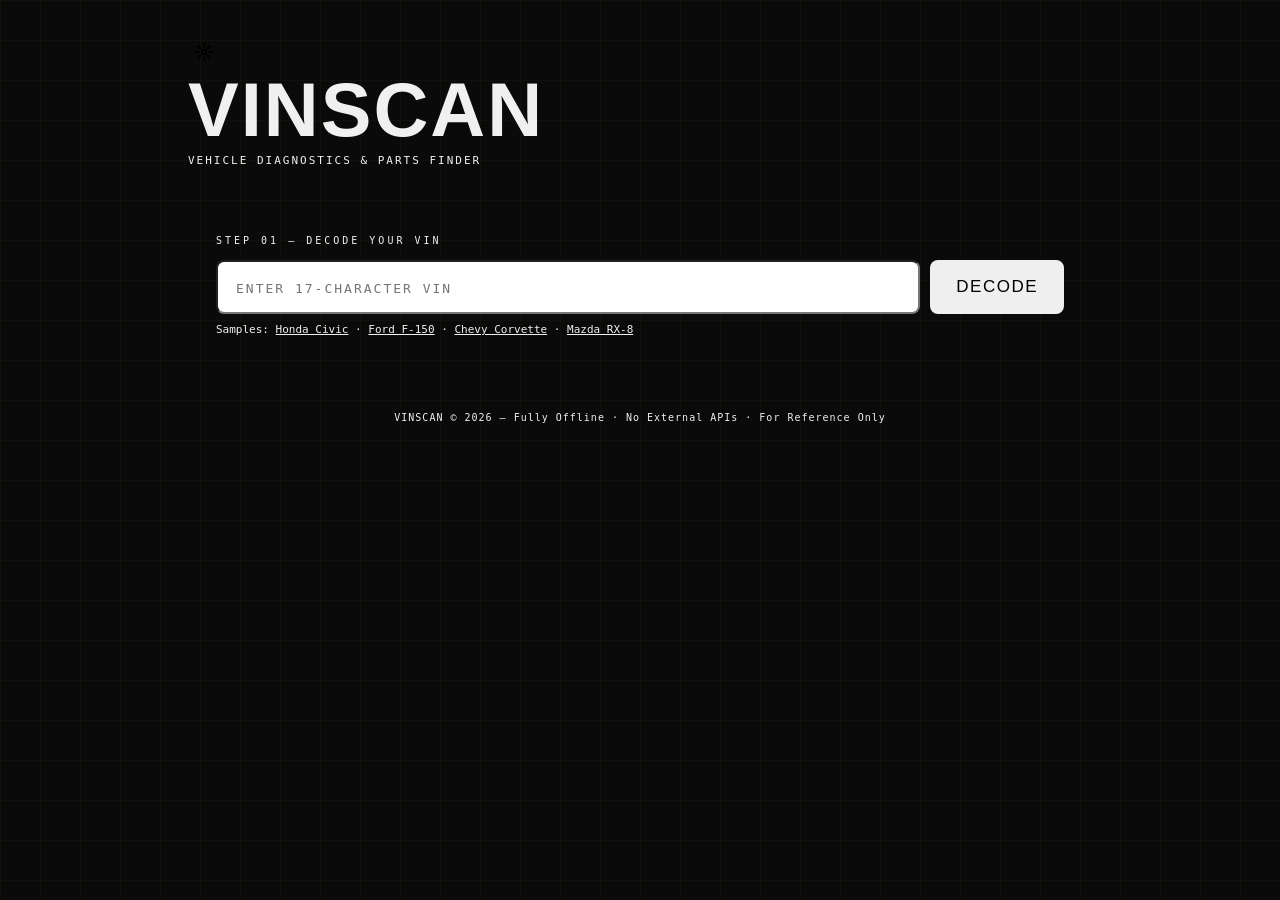
<file: index.html>
<!DOCTYPE html>

<html lang="en">
<head>
<meta charset="UTF-8">
<meta name="viewport" content="width=device-width, initial-scale=1.0">
<title>VINSCAN — Parts Finder</title>
<link href="https://fonts.googleapis.com/css2?family=Bebas+Neue&family=DM+Mono:wght@400;500&family=DM+Sans:wght@400;500&display=swap" rel="stylesheet">
<style>
:root {
  --bg:#0a0a0a; --surf:#111; --border:#252525;
  --accent:#d4ff00; --red:#ff4d00; --text:#f0f0f0;
  --muted:#555; --green:#00e5a0;
}
*{box-sizing:border-box;margin:0;padding:0;}
body{background:var(--bg);color:var(--text);font-family:'DM Sans',sans-serif;min-height:100vh;}
body::before{content:'';position:fixed;inset:0;background-image:linear-gradient(rgba(212,255,0,.03)1px,transparent 1px),linear-gradient(90deg,rgba(212,255,0,.03)1px,transparent 1px);background-size:40px 40px;pointer-events:none;z-index:0;}
.wrap{max-width:940px;margin:0 auto;padding:36px 18px 60px;position:relative;z-index:1;}

/* header */
.logo-dot{width:32px;height:32px;background:var(–accent);border-radius:5px;display:inline-flex;align-items:center;justify-content:center;margin-bottom:4px;}
.logo-dot svg{width:18px;height:18px;}
h1{font-family:‘Bebas Neue’,sans-serif;font-size:clamp(44px,9vw,76px);letter-spacing:2px;line-height:1;}
h1 em{color:var(–accent);font-style:normal;}
.sub{font-family:‘DM Mono’,monospace;font-size:11px;color:var(–muted);letter-spacing:2px;text-transform:uppercase;margin-top:6px;}

/* cards */
.card{background:var(–surf);border:1px solid var(–border);border-radius:12px;padding:28px;margin-bottom:20px;}
.lbl{font-family:‘DM Mono’,monospace;font-size:10px;letter-spacing:3px;text-transform:uppercase;color:var(–accent);margin-bottom:14px;}

/* VIN input */
.vin-shell{position:relative;overflow:hidden;}
.vin-shell::after{content:‘VIN’;position:absolute;right:20px;top:50%;transform:translateY(-50%);font-family:‘Bebas Neue’,sans-serif;font-size:100px;color:rgba(212,255,0,.04);pointer-events:none;line-height:1;}
.row{display:flex;gap:10px;}
.vin-input{flex:1;background:var(–bg);border:1px solid var(–border);border-radius:8px;padding:15px 18px;font-family:‘DM Mono’,monospace;font-size:17px;letter-spacing:4px;color:var(–text);text-transform:uppercase;outline:none;transition:border-color .2s;}
.vin-input::placeholder{color:var(–muted);font-size:13px;letter-spacing:2px;}
.vin-input:focus{border-color:var(–accent);}
.btn{border:none;border-radius:8px;font-family:‘Bebas Neue’,sans-serif;cursor:pointer;transition:all .15s;letter-spacing:1.5px;}
.btn-y{background:var(–accent);color:#000;padding:15px 26px;font-size:17px;}
.btn-y:hover{background:#fff;}
.btn-y:disabled{background:var(–border);color:var(–muted);cursor:not-allowed;}
.btn-ghost{background:transparent;border:1px solid var(–accent);color:var(–accent);padding:13px 20px;font-size:15px;}
.btn-ghost:hover{background:var(–accent);color:#000;}
.btn-red{background:var(–red);color:#fff;width:100%;padding:17px;font-size:19px;letter-spacing:3px;display:flex;align-items:center;justify-content:center;gap:9px;margin-top:18px;}
.btn-red:hover{background:#ff6a2f;transform:translateY(-1px);}
.btn-red:disabled{background:var(–border);color:var(–muted);cursor:not-allowed;transform:none;}
.btn-restart{background:transparent;border:1px solid #333;color:var(–muted);padding:10px 18px;font-size:13px;border-radius:8px;display:flex;align-items:center;gap:7px;margin-left:auto;}
.btn-restart:hover{border-color:var(–red);color:var(–red);}

.hint{font-family:‘DM Mono’,monospace;font-size:11px;color:var(–muted);margin-top:9px;}
.hint a{color:var(–accent);cursor:pointer;text-decoration:underline;}
.err{display:none;margin-top:10px;padding:11px 15px;background:rgba(255,77,0,.12);border:1px solid var(–red);border-radius:8px;font-family:‘DM Mono’,monospace;font-size:12px;color:var(–red);}
.err.show{display:block;}

/* vehicle info */
.v-header{display:flex;align-items:flex-start;justify-content:space-between;margin-bottom:22px;gap:12px;flex-wrap:wrap;}
.v-title{font-family:‘Bebas Neue’,sans-serif;font-size:34px;letter-spacing:1px;line-height:1;}
.v-sub{font-family:‘DM Mono’,monospace;font-size:11px;color:var(–muted);margin-top:3px;}
.badge{background:rgba(0,229,160,.12);border:1px solid rgba(0,229,160,.35);color:var(–green);font-family:‘DM Mono’,monospace;font-size:9px;letter-spacing:2px;padding:5px 11px;border-radius:20px;white-space:nowrap;}
.grid{display:grid;grid-template-columns:repeat(auto-fill,minmax(165px,1fr));gap:12px;}
.cell{background:var(–bg);border:1px solid var(–border);border-radius:8px;padding:13px 15px;}
.cell-l{font-family:‘DM Mono’,monospace;font-size:9px;letter-spacing:2px;text-transform:uppercase;color:var(–muted);margin-bottom:5px;}
.cell-v{font-size:13px;font-weight:500;}
.cell-v.hl{color:var(–accent);}

/* repair select */
.sel-wrap{position:relative;flex:1;min-width:200px;}
select{width:100%;background:var(–bg);border:1px solid var(–border);border-radius:8px;padding:13px 42px 13px 15px;font-family:‘DM Sans’,sans-serif;font-size:14px;color:var(–text);outline:none;appearance:none;cursor:pointer;}
select:focus{border-color:var(–accent);}
.arr{position:absolute;right:13px;top:50%;transform:translateY(-50%);pointer-events:none;color:var(–muted);}
.tags{display:flex;flex-wrap:wrap;gap:7px;margin-top:14px;min-height:32px;align-items:center;}
.tag{background:rgba(212,255,0,.09);border:1px solid rgba(212,255,0,.28);color:var(–accent);border-radius:20px;padding:5px 13px 5px 11px;font-size:12px;font-family:‘DM Mono’,monospace;display:flex;align-items:center;gap:7px;animation:pop .18s ease;}
@keyframes pop{from{transform:scale(.85);opacity:0;}to{transform:scale(1);opacity:1;}}
.tx{cursor:pointer;opacity:.55;transition:opacity .15s;font-size:14px;line-height:1;}
.tx:hover{opacity:1;}
.no-tags{font-size:12px;color:var(–muted);font-family:‘DM Mono’,monospace;}

/* parts */
.p-header{display:flex;align-items:center;justify-content:space-between;margin-bottom:20px;flex-wrap:wrap;gap:10px;}
.p-count{background:var(–red);color:#fff;font-family:‘DM Mono’,monospace;font-size:11px;padding:4px 10px;border-radius:20px;}
.grp{margin-bottom:26px;}
.grp:last-child{margin-bottom:0;}
.grp-title{font-family:‘Bebas Neue’,sans-serif;font-size:19px;letter-spacing:1px;color:var(–accent);border-bottom:1px solid var(–border);padding-bottom:9px;margin-bottom:12px;display:flex;align-items:center;gap:9px;}
.grp-title::before{content:’’;width:7px;height:7px;background:var(–accent);border-radius:50%;display:inline-block;}
table{width:100%;border-collapse:collapse;}
th{text-align:left;font-family:‘DM Mono’,monospace;font-size:9px;letter-spacing:2px;text-transform:uppercase;color:var(–muted);padding:7px 11px;border-bottom:1px solid var(–border);}
td{padding:11px;font-size:13px;border-bottom:1px solid rgba(37,37,37,.6);vertical-align:top;}
tr:last-child td{border-bottom:none;}
tr:hover td{background:rgba(212,255,0,.02);}
.pn{font-weight:500;}
.pq{font-family:‘DM Mono’,monospace;font-size:12px;color:var(–accent);white-space:nowrap;}
.pno{font-size:11px;color:var(–muted);font-style:italic;}
.pri{display:inline-block;font-family:‘DM Mono’,monospace;font-size:9px;letter-spacing:1px;text-transform:uppercase;padding:3px 7px;border-radius:4px;white-space:nowrap;}
.pr-critical{background:rgba(255,77,0,.18);color:var(–red);border:1px solid rgba(255,77,0,.3);}
.pr-recommended{background:rgba(212,255,0,.09);color:var(–accent);border:1px solid rgba(212,255,0,.23);}
.pr-optional{background:rgba(85,85,85,.15);color:var(–muted);border:1px solid var(–border);}

.hidden{display:none!important;}
.fadein{animation:slideIn .35s ease;}
@keyframes slideIn{from{opacity:0;transform:translateY(14px);}to{opacity:1;transform:translateY(0);}}

footer{text-align:center;padding-top:28px;font-family:‘DM Mono’,monospace;font-size:10px;color:var(–muted);letter-spacing:1px;}
@media(max-width:580px){.row{flex-direction:column;}.grid{grid-template-columns:1fr 1fr;}th:nth-child(4),td:nth-child(4){display:none;}}
</style>

</head>
<body>
<div class="wrap">

<!-- Header -->

<header style="margin-bottom:40px;">
  <div class="logo-dot">
    <svg viewBox="0 0 24 24" fill="none" stroke="#000" stroke-width="2.5" stroke-linecap="round" stroke-linejoin="round">
      <circle cx="12" cy="12" r="3"/><path d="M12 1v4M12 19v4M4.22 4.22l2.83 2.83M16.95 16.95l2.83 2.83M1 12h4M19 12h4M4.22 19.78l2.83-2.83M16.95 7.05l2.83-2.83"/>
    </svg>
  </div>
  <h1>VIN<em>SCAN</em></h1>
  <p class="sub">Vehicle Diagnostics &amp; Parts Finder</p>
</header>

<!-- Step 1 -->

<div class="card vin-shell" id="s1">
  <div class="lbl">Step 01 — Decode Your VIN</div>
  <div class="row">
    <input class="vin-input" id="vinInput" maxlength="17" placeholder="Enter 17-character VIN" autocomplete="off" spellcheck="false"/>
    <button class="btn btn-y" id="decodeBtn" onclick="decodeVIN()">DECODE</button>
  </div>
  <p class="hint">Samples: 
    <a onclick="ls('1HGBH41JXMN109186')">Honda Civic</a> · 
    <a onclick="ls('1FTFW1ET5EFC78804')">Ford F-150</a> · 
    <a onclick="ls('1G1YY22G7X5117779')">Chevy Corvette</a> · 
    <a onclick="ls('JM1BK343X81154321')">Mazda RX-8</a>
  </p>
  <div class="err" id="errBox"></div>
</div>

<!-- Vehicle Info -->

<div class="card fadein hidden" id="s2">
  <div class="v-header">
    <div>
      <div class="v-title" id="vTitle">—</div>
      <div class="v-sub" id="vSub">VIN: —</div>
    </div>
    <div style="display:flex;align-items:center;gap:10px;flex-wrap:wrap;">
      <div class="badge">✓ VIN DECODED</div>
      <button class="btn btn-restart" onclick="restartApp()" title="Start over">
        <svg width="13" height="13" viewBox="0 0 24 24" fill="none" stroke="currentColor" stroke-width="2.5" stroke-linecap="round" stroke-linejoin="round"><polyline points="1 4 1 10 7 10"/><path d="M3.51 15a9 9 0 1 0 .49-4.5"/></svg>
        RESTART
      </button>
    </div>
  </div>
  <div class="grid" id="infoGrid"></div>
</div>

<!-- Repair Select -->

<div class="card fadein hidden" id="s3">
  <div class="lbl">Step 02 — Select Issues / Services</div>
  <div class="row" style="flex-wrap:wrap;">
    <div class="sel-wrap">
      <select id="repSel">
        <option value="">— Choose a repair or service —</option>
        <optgroup label="🔧 Engine">
          <option>Oil Change</option>
          <option>Spark Plug Replacement</option>
          <option>Timing Belt / Chain Replacement</option>
          <option>Head Gasket Repair</option>
          <option>Engine Air Filter Replacement</option>
          <option>Coolant / Thermostat Service</option>
          <option>PCV Valve Replacement</option>
          <option>Valve Cover Gasket Replacement</option>
          <option>Serpentine Belt Replacement</option>
        </optgroup>
        <optgroup label="⚙️ Transmission">
          <option>Transmission Fluid Change</option>
          <option>Clutch Replacement</option>
          <option>CV Axle / Driveshaft Replacement</option>
        </optgroup>
        <optgroup label="🛑 Brakes">
          <option>Brake Pad Replacement</option>
          <option>Brake Rotor Replacement</option>
          <option>Brake Fluid Flush</option>
          <option>Brake Caliper Replacement</option>
          <option>ABS Sensor Replacement</option>
        </optgroup>
        <optgroup label="🔩 Suspension & Steering">
          <option>Strut / Shock Absorber Replacement</option>
          <option>Control Arm Replacement</option>
          <option>Ball Joint Replacement</option>
          <option>Tie Rod Replacement</option>
          <option>Sway Bar Link Replacement</option>
          <option>Wheel Bearing Replacement</option>
        </optgroup>
        <optgroup label="⚡ Electrical">
          <option>Battery Replacement</option>
          <option>Alternator Replacement</option>
          <option>Starter Motor Replacement</option>
          <option>Oxygen Sensor Replacement</option>
          <option>Mass Air Flow Sensor Replacement</option>
          <option>Ignition Coil Replacement</option>
        </optgroup>
        <optgroup label="⛽ Fuel System">
          <option>Fuel Filter Replacement</option>
          <option>Fuel Injector Cleaning / Replacement</option>
          <option>Fuel Pump Replacement</option>
        </optgroup>
        <optgroup label="🌡️ Cooling System">
          <option>Radiator Replacement</option>
          <option>Water Pump Replacement</option>
          <option>Coolant Flush</option>
          <option>Radiator Hose Replacement</option>
        </optgroup>
        <optgroup label="💨 Exhaust">
          <option>Catalytic Converter Replacement</option>
          <option>Muffler Replacement</option>
          <option>Exhaust Manifold Repair</option>
        </optgroup>
        <optgroup label="🔄 Tires & Wheels">
          <option>Tire Rotation</option>
          <option>Tire Replacement</option>
          <option>TPMS Sensor Replacement</option>
        </optgroup>
        <optgroup label="❄️ HVAC">
          <option>AC Recharge / Repair</option>
          <option>Cabin Air Filter Replacement</option>
          <option>Heater Core Replacement</option>
        </optgroup>
      </select>
      <span class="arr">▾</span>
    </div>
    <button class="btn btn-ghost" onclick="addRepair()">+ ADD</button>
  </div>
  <div class="tags" id="tags"><span class="no-tags">No services selected yet</span></div>
  <button class="btn btn-red" id="genBtn" onclick="buildParts()" disabled>
    <svg width="17" height="17" viewBox="0 0 24 24" fill="none" stroke="currentColor" stroke-width="2.5" stroke-linecap="round" stroke-linejoin="round"><polyline points="22 12 18 12 15 21 9 3 6 12 2 12"/></svg>
    GENERATE PARTS LIST
  </button>
</div>

<!-- Parts -->

<div class="card fadein hidden" id="s4">
  <div class="p-header">
    <div>
      <div class="lbl" style="margin-bottom:4px;">Step 03 — Required Parts &amp; Components</div>
      <div style="font-size:12px;color:var(--muted);font-family:'DM Mono',monospace;" id="pNote"></div>
    </div>
    <span class="p-count" id="pCount">0 parts</span>
  </div>
  <div id="pContent"></div>
</div>

<footer>VINSCAN © 2026 — Fully Offline · No External APIs · For Reference Only</footer>
</div>

<script>
// ═══════════════════════════════════════════════════════
// VIN DECODER
// ═══════════════════════════════════════════════════════
const WMI={
  "1G1":"Chevrolet","1G2":"Pontiac","1G6":"Cadillac","1GC":"Chevrolet","1GT":"GMC",
  "1GY":"Cadillac","1FA":"Ford","1FB":"Ford","1FC":"Ford","1FD":"Ford","1FM":"Ford",
  "1FT":"Ford","1HG":"Honda","1J4":"Jeep","1J8":"Jeep","1L1":"Lincoln","1N4":"Nissan",
  "1N6":"Nissan","1NX":"Toyota","1VW":"Volkswagen","1YV":"Mazda","2C3":"Chrysler",
  "2D3":"Dodge","2G1":"Chevrolet","2G2":"Pontiac","2HG":"Honda","2HK":"Honda",
  "2T1":"Toyota","2T2":"Lexus","3FA":"Ford","3N1":"Nissan","3VW":"Volkswagen",
  "4F2":"Mazda","4F4":"Mazda","4S3":"Subaru","4S4":"Subaru","4T1":"Toyota",
  "4T3":"Toyota","4US":"BMW","5FN":"Honda","5FR":"Acura","5J6":"Honda",
  "5LM":"Lincoln","5NP":"Hyundai","5TD":"Toyota","5TF":"Toyota","5YJ":"Tesla",
  "5YF":"Tesla","JF1":"Subaru","JF2":"Subaru","JH4":"Acura","JHM":"Honda",
  "JM1":"Mazda","JM3":"Mazda","JN1":"Nissan","JN8":"Nissan","JT2":"Toyota",
  "JT3":"Toyota","JT4":"Toyota","JT6":"Lexus","JT8":"Lexus","JTD":"Toyota",
  "JTJ":"Lexus","KMH":"Hyundai","KNA":"Kia","KND":"Kia","SAJ":"Jaguar",
  "SAL":"Land Rover","SCA":"Rolls-Royce","SCB":"Bentley","SCC":"Lotus",
  "WAU":"Audi","WBA":"BMW","WBS":"BMW M","WDB":"Mercedes-Benz",
  "WDC":"Mercedes-Benz","WDD":"Mercedes-Benz","WMW":"MINI","WP0":"Porsche",
  "WP1":"Porsche","WVG":"Volkswagen","WVW":"Volkswagen","YV1":"Volvo",
  "YV4":"Volvo","ZAR":"Alfa Romeo","ZFF":"Ferrari","ZHW":"Lamborghini",
  "VF1":"Renault","VF3":"Peugeot","VF7":"Citroën","TRU":"Audi","VSS":"SEAT",
  "1C4":"Chrysler","1B3":"Dodge","2B3":"Dodge","3C4":"Chrysler"
};
const CTRY={'1':'USA','2':'Canada','3':'Mexico','4':'USA','5':'USA','6':'Australia',
  'J':'Japan','K':'South Korea','L':'China','S':'United Kingdom','V':'France',
  'W':'Germany','X':'Russia','Y':'Sweden','Z':'Italy'};
const YRS={A:1980,B:1981,C:1982,D:1983,E:1984,F:1985,G:1986,H:1987,J:1988,K:1989,
  L:1990,M:1991,N:1992,P:1993,R:1994,S:1995,T:1996,V:1997,W:1998,X:1999,
  Y:2000,'1':2001,'2':2002,'3':2003,'4':2004,'5':2005,'6':2006,'7':2007,
  '8':2008,'9':2009,A2:2010,B2:2011,C2:2012,D2:2013,E2:2014,F2:2015,
  G2:2016,H2:2017,J2:2018,K2:2019,L2:2020,M2:2021,N2:2022,P2:2023,R2:2024,S2:2025,T2:2026};

function getYear(c){
  if(!isNaN(+c)) return YRS[c]||null;
  return YRS[c+'2']||YRS[c]||null;
}
function getBody(w){
  if(['1FT','1GC','1GT','1N6','2D3','3C6','2B3'].includes(w)) return 'Truck / Pickup';
  if(['1FM','1J4','1J8','2HK','4F4','5LM','5TD','KND','YV4','WDC','SAL'].includes(w)) return 'SUV / Crossover';
  if(['5YJ','5YF','WBS','WP0','ZFF','ZHW','SCC','JM1'].includes(w)) return 'Sports Car / Coupe';
  return 'Passenger Car / Sedan';
}
function chkVIN(v){
  const m={0:0,1:1,2:2,3:3,4:4,5:5,6:6,7:7,8:8,9:9,A:1,B:2,C:3,D:4,E:5,F:6,G:7,H:8,
    J:1,K:2,L:3,M:4,N:5,P:7,R:9,S:2,T:3,U:4,V:5,W:6,X:7,Y:8,Z:9};
  const w=[8,7,6,5,4,3,2,10,0,9,8,7,6,5,4,3,2];
  let s=0; for(let i=0;i<17;i++) s+=(m[v[i].toUpperCase()]||0)*w[i];
  const r=s%11,chk=r===10?'X':String(r);
  return chk===v[8].toUpperCase();
}

// ═══════════════════════════════════════════════════════
// PARTS DATABASE
// ═══════════════════════════════════════════════════════
const PARTS = {
  "Oil Change":[
    {name:"Engine Oil (Full Synthetic)",qty:"5–6 qt",priority:"critical",note:"Check owner's manual for viscosity grade"},
    {name:"Oil Filter",qty:"1",priority:"critical",note:"OEM or OEM-equivalent"},
    {name:"Drain Plug Washer / Gasket",qty:"1",priority:"recommended",note:"Replace each oil change"},
    {name:"Funnel & drain pan",qty:"1",priority:"optional",note:"If doing DIY"}
  ],
  "Spark Plug Replacement":[
    {name:"Spark Plugs (Iridium or Platinum)",qty:"1 per cylinder",priority:"critical",note:"Match OEM gap spec"},
    {name:"Spark Plug Boots / Wire Set",qty:"1 set",priority:"recommended",note:"Inspect for cracks"},
    {name:"Dielectric Grease",qty:"1 tube",priority:"recommended",note:"Apply to boot interior"},
    {name:"Anti-Seize Compound",qty:"1 tube",priority:"optional",note:"For aluminum heads only"}
  ],
  "Timing Belt / Chain Replacement":[
    {name:"Timing Belt or Chain Kit",qty:"1 kit",priority:"critical",note:"Includes tensioner & guides"},
    {name:"Water Pump",qty:"1",priority:"critical",note:"Replace simultaneously — same labor"},
    {name:"Thermostat",qty:"1",priority:"recommended",note:"Inspect existing before reuse"},
    {name:"Serpentine Belt",qty:"1",priority:"recommended",note:"Replace if original"},
    {name:"Coolant",qty:"1 gal",priority:"recommended",note:"If water pump replaced"},
    {name:"Tensioner Pulley",qty:"1",priority:"critical",note:"Included in most kits"},
    {name:"Idler Pulley",qty:"1–2",priority:"critical",note:"Inspect all pulleys"}
  ],
  "Head Gasket Repair":[
    {name:"Head Gasket Set",qty:"1 set",priority:"critical",note:"Full top-end gasket kit recommended"},
    {name:"Head Bolts (Torque-to-Yield)",qty:"1 set",priority:"critical",note:"TTY bolts must not be reused"},
    {name:"Engine Coolant",qty:"1 gal",priority:"critical",note:"Full flush required"},
    {name:"Engine Oil & Filter",qty:"1 set",priority:"critical",note:"Replace after head gasket work"},
    {name:"Intake Manifold Gasket",qty:"1 set",priority:"recommended",note:"Replace while disassembled"},
    {name:"Exhaust Manifold Gasket",qty:"1 set",priority:"recommended",note:"Inspect and replace"},
    {name:"Valve Cover Gasket",qty:"1",priority:"recommended",note:"Easy access while apart"},
    {name:"Thread Sealer / RTV Silicone",qty:"1 tube",priority:"recommended",note:"For water jacket bolts"}
  ],
  "Engine Air Filter Replacement":[
    {name:"Engine Air Filter",qty:"1",priority:"critical",note:"Paper or washable — check spec"},
    {name:"Air Box Clips / Screws",qty:"1 set",priority:"optional",note:"Replace if damaged"}
  ],
  "Coolant / Thermostat Service":[
    {name:"Thermostat",qty:"1",priority:"critical",note:"Match OEM temperature rating"},
    {name:"Thermostat Housing Gasket",qty:"1",priority:"critical",note:"Or use RTV if no gasket"},
    {name:"Engine Coolant (50/50 Pre-Mix)",qty:"1 gal",priority:"critical",note:"Check OAT vs HOAT spec"},
    {name:"Radiator Drain Plug / Petcock",qty:"1",priority:"optional",note:"Replace if stripped"}
  ],
  "PCV Valve Replacement":[
    {name:"PCV Valve",qty:"1",priority:"critical",note:"Match engine displacement"},
    {name:"PCV Hose / Grommet",qty:"1 set",priority:"recommended",note:"Inspect for cracking"}
  ],
  "Valve Cover Gasket Replacement":[
    {name:"Valve Cover Gasket Set",qty:"1 set",priority:"critical",note:"Includes spark plug tube seals"},
    {name:"Valve Cover Bolt Grommets",qty:"1 set",priority:"critical",note:"Often part of gasket set"},
    {name:"RTV Silicone Sealant",qty:"1 tube",priority:"recommended",note:"For corners and end seals"},
    {name:"Engine Oil",qty:"1 qt",priority:"optional",note:"Top-off if low"}
  ],
  "Serpentine Belt Replacement":[
    {name:"Serpentine Belt",qty:"1",priority:"critical",note:"Verify length and rib count"},
    {name:"Belt Tensioner Assembly",qty:"1",priority:"recommended",note:"Replace if worn"},
    {name:"Idler Pulley",qty:"1",priority:"recommended",note:"Inspect bearing play"}
  ],
  "Transmission Fluid Change":[
    {name:"Automatic Transmission Fluid (ATF)",qty:"4–8 qt",priority:"critical",note:"Must match OEM spec (e.g. Dexron VI)"},
    {name:"Transmission Filter",qty:"1",priority:"critical",note:"For pan-type transmissions"},
    {name:"Transmission Pan Gasket",qty:"1",priority:"critical",note:"Replace with fluid change"},
    {name:"Trans Pan Drain Plug Washer",qty:"1",priority:"recommended",note:"If equipped with drain plug"}
  ],
  "Clutch Replacement":[
    {name:"Clutch Disc",qty:"1",priority:"critical",note:"Match spline count and diameter"},
    {name:"Pressure Plate Assembly",qty:"1",priority:"critical",note:"Replace with disc — never alone"},
    {name:"Release / Throw-Out Bearing",qty:"1",priority:"critical",note:"Always replace with clutch"},
    {name:"Pilot Bearing / Bushing",qty:"1",priority:"critical",note:"Inspect and replace"},
    {name:"Flywheel",qty:"1",priority:"recommended",note:"Resurface or replace if scored"},
    {name:"Clutch Alignment Tool",qty:"1",priority:"recommended",note:"Required for installation"}
  ],
  "CV Axle / Driveshaft Replacement":[
    {name:"CV Axle Shaft (Reman or OEM)",qty:"1 per side",priority:"critical",note:"Includes inner & outer CV joints"},
    {name:"CV Boot Kit",qty:"1",priority:"recommended",note:"If only boot is torn"},
    {name:"CV Axle Nut",qty:"1",priority:"critical",note:"Single-use — must replace"},
    {name:"CV Axle Nut Cotter Pin",qty:"1",priority:"recommended",note:"If applicable"},
    {name:"Front Wheel Bearing Grease",qty:"1 tube",priority:"optional",note:"Inspect bearing while apart"}
  ],
  "Brake Pad Replacement":[
    {name:"Brake Pads (Front or Rear)",qty:"1 set (4 pads)",priority:"critical",note:"OEM or ceramic recommended"},
    {name:"Brake Caliper Lube / Grease",qty:"1 tube",priority:"critical",note:"For slide pins and contact points"},
    {name:"Brake Hardware Kit",qty:"1",priority:"recommended",note:"Anti-rattle clips and shims"},
    {name:"Brake Cleaner Spray",qty:"1 can",priority:"recommended",note:"Clean rotor surface"},
    {name:"Brake Pad Wear Sensors",qty:"1 per corner",priority:"recommended",note:"If equipped — check before reuse"}
  ],
  "Brake Rotor Replacement":[
    {name:"Brake Rotors",qty:"2 (axle pair)",priority:"critical",note:"Always replace in pairs"},
    {name:"Brake Pads",qty:"1 set",priority:"critical",note:"Replace pads with rotors"},
    {name:"Brake Caliper Lube",qty:"1 tube",priority:"critical",note:"Slide pins and hardware"},
    {name:"Brake Hardware Kit",qty:"1",priority:"recommended",note:"Clips and shims"},
    {name:"Brake Cleaner",qty:"1 can",priority:"recommended",note:"Clean before install"},
    {name:"Rotor Retaining Screws",qty:"2",priority:"optional",note:"If OEM screws are stripped"}
  ],
  "Brake Fluid Flush":[
    {name:"DOT 3 or DOT 4 Brake Fluid",qty:"32 oz",priority:"critical",note:"Check OEM spec — do not mix"},
    {name:"Brake Bleeder Wrench / Kit",qty:"1",priority:"recommended",note:"One-man bleeder kit recommended"},
    {name:"Clear Vinyl Tubing",qty:"1 ft",priority:"optional",note:"For manual bleed method"}
  ],
  "Brake Caliper Replacement":[
    {name:"Brake Caliper (Reman)",qty:"1 per corner",priority:"critical",note:"Include bracket if worn"},
    {name:"Caliper Mounting Bolts",qty:"2",priority:"critical",note:"Often one-time use — replace"},
    {name:"Brake Pads",qty:"1 set",priority:"critical",note:"Replace with new caliper"},
    {name:"Brake Rotor",qty:"1",priority:"recommended",note:"Inspect — replace if scored"},
    {name:"Brake Fluid",qty:"12 oz",priority:"critical",note:"Top off and bleed after"},
    {name:"Caliper Slide Pin Kit",qty:"1",priority:"recommended",note:"If not included with caliper"}
  ],
  "ABS Sensor Replacement":[
    {name:"ABS Wheel Speed Sensor",qty:"1",priority:"critical",note:"Match front or rear position"},
    {name:"ABS Sensor Wire Harness",qty:"1",priority:"recommended",note:"Inspect for corrosion"},
    {name:"Sensor Mounting Bolt",qty:"1",priority:"recommended",note:"Often seizes — replace"}
  ],
  "Strut / Shock Absorber Replacement":[
    {name:"Strut / Shock Assembly",qty:"2 (axle pair)",priority:"critical",note:"Replace in pairs"},
    {name:"Strut Mounts (Top Mounts)",qty:"2",priority:"critical",note:"Replace with struts"},
    {name:"Coil Springs",qty:"2",priority:"recommended",note:"Inspect — replace if sagged"},
    {name:"Bump Stops",qty:"2",priority:"recommended",note:"Often worn with old struts"},
    {name:"Dust Boots",qty:"2",priority:"recommended",note:"Protect new shocks"},
    {name:"Sway Bar End Links",qty:"2",priority:"optional",note:"Easy to replace while apart"}
  ],
  "Control Arm Replacement":[
    {name:"Control Arm Assembly",qty:"1 per side",priority:"critical",note:"With bushings and ball joint pre-installed"},
    {name:"Control Arm Bolts",qty:"1 set",priority:"critical",note:"Torque-to-yield — do not reuse"},
    {name:"Ball Joint",qty:"1",priority:"critical",note:"Often included with arm"},
    {name:"Alignment (service)",qty:"—",priority:"critical",note:"Required after control arm replacement"},
    {name:"Control Arm Bushings",qty:"1 set",priority:"recommended",note:"If replacing arms separately"}
  ],
  "Ball Joint Replacement":[
    {name:"Ball Joint (Upper or Lower)",qty:"1 per side",priority:"critical",note:"Match OEM greaseable or sealed"},
    {name:"Cotter Pin",qty:"1",priority:"critical",note:"Single use — always replace"},
    {name:"Castle Nut",qty:"1",priority:"recommended",note:"Replace if worn"},
    {name:"Ball Joint Grease",qty:"1 tube",priority:"recommended",note:"If greaseable type"},
    {name:"Alignment (service)",qty:"—",priority:"critical",note:"Required after replacement"}
  ],
  "Tie Rod Replacement":[
    {name:"Outer Tie Rod End",qty:"1 per side",priority:"critical",note:"Comes with jam nut"},
    {name:"Inner Tie Rod End",qty:"1 per side",priority:"recommended",note:"Inspect inner while replacing outer"},
    {name:"Tie Rod Boot / Boot Kit",qty:"1",priority:"recommended",note:"Replace if torn"},
    {name:"Alignment (service)",qty:"—",priority:"critical",note:"Required after any tie rod work"},
    {name:"Cotter Pin",qty:"1",priority:"critical",note:"Single use — replace"}
  ],
  "Sway Bar Link Replacement":[
    {name:"Sway Bar End Links",qty:"2",priority:"critical",note:"Replace both sides"},
    {name:"Sway Bar Bushing Kit",qty:"1",priority:"recommended",note:"Inspect while accessible"},
    {name:"Sway Bar Bracket Bolts",qty:"1 set",priority:"optional",note:"Replace if corroded"}
  ],
  "Wheel Bearing Replacement":[
    {name:"Wheel Bearing / Hub Assembly",qty:"1",priority:"critical",note:"Pressed or bolt-on type"},
    {name:"Hub Nut / Axle Nut",qty:"1",priority:"critical",note:"Single-use — always replace"},
    {name:"Wheel Bearing Grease",qty:"1 tube",priority:"recommended",note:"For pressed-in bearings"},
    {name:"Cotter Pin",qty:"1",priority:"recommended",note:"If applicable"}
  ],
  "Battery Replacement":[
    {name:"12V Automotive Battery",qty:"1",priority:"critical",note:"Match CCA and group size"},
    {name:"Battery Terminal Cleaner",qty:"1",priority:"recommended",note:"Clean posts before install"},
    {name:"Battery Terminal Protector Spray",qty:"1",priority:"recommended",note:"Prevent corrosion"},
    {name:"Battery Hold-Down Bracket",qty:"1",priority:"optional",note:"Replace if corroded or missing"}
  ],
  "Alternator Replacement":[
    {name:"Alternator (Reman or OEM)",qty:"1",priority:"critical",note:"Match amperage output"},
    {name:"Serpentine Belt",qty:"1",priority:"recommended",note:"Replace if worn while accessible"},
    {name:"Battery",qty:"1",priority:"recommended",note:"Test existing — replace if weak"},
    {name:"Alternator Mounting Bolts",qty:"1 set",priority:"recommended",note:"Replace if corroded"}
  ],
  "Starter Motor Replacement":[
    {name:"Starter Motor (Reman)",qty:"1",priority:"critical",note:"Match engine & flywheel teeth count"},
    {name:"Starter Mounting Bolts",qty:"2",priority:"recommended",note:"Replace if corroded"},
    {name:"Battery",qty:"1",priority:"recommended",note:"Test — weak battery kills starters"},
    {name:"Starter Solenoid",qty:"1",priority:"optional",note:"May be included with new starter"}
  ],
  "Oxygen Sensor Replacement":[
    {name:"Oxygen / O2 Sensor",qty:"1–4",priority:"critical",note:"Match upstream or downstream position"},
    {name:"Anti-Seize Compound",qty:"1 tube",priority:"recommended",note:"Apply to threads before install"},
    {name:"O2 Sensor Socket (7/8\")",qty:"1",priority:"recommended",note:"Slotted for wire clearance"}
  ],
  "Mass Air Flow Sensor Replacement":[
    {name:"Mass Air Flow (MAF) Sensor",qty:"1",priority:"critical",note:"OEM preferred for accuracy"},
    {name:"MAF Sensor Cleaner Spray",qty:"1 can",priority:"recommended",note:"Try cleaning before replacing"},
    {name:"Air Filter",qty:"1",priority:"recommended",note:"Dirty filter causes MAF failure"},
    {name:"MAF Sensor Screws",qty:"2",priority:"optional",note:"Replace Torx screws if stripped"}
  ],
  "Ignition Coil Replacement":[
    {name:"Ignition Coil(s)",qty:"1 per cylinder (or 1)",priority:"critical",note:"COP or distributor type"},
    {name:"Spark Plugs",qty:"1 per cylinder",priority:"recommended",note:"Replace while coils are out"},
    {name:"Coil Boot(s)",qty:"1 set",priority:"recommended",note:"Check for carbon tracking"},
    {name:"Dielectric Grease",qty:"1 tube",priority:"recommended",note:"Apply to coil boots"}
  ],
  "Fuel Filter Replacement":[
    {name:"Fuel Filter",qty:"1",priority:"critical",note:"In-line or in-tank type"},
    {name:"Fuel Filter O-Rings / Clips",qty:"1 set",priority:"critical",note:"Included with filter or buy separately"},
    {name:"Fuel Line Quick-Connect Tool",qty:"1",priority:"recommended",note:"For plastic quick-connect fittings"}
  ],
  "Fuel Injector Cleaning / Replacement":[
    {name:"Fuel Injectors",qty:"1 per cylinder (if replacing)",priority:"critical",note:"Match flow rate and connector type"},
    {name:"Fuel Injector O-Rings",qty:"2 per injector",priority:"critical",note:"Upper and lower seals"},
    {name:"Fuel Injector Cleaner (additive)",qty:"1 bottle",priority:"recommended",note:"For cleaning service only"},
    {name:"Fuel Rail Pressure Damper",qty:"1",priority:"optional",note:"Inspect while rail is off"},
    {name:"Intake Manifold Gasket",qty:"1",priority:"recommended",note:"Replace if removed"}
  ],
  "Fuel Pump Replacement":[
    {name:"Fuel Pump Module / Assembly",qty:"1",priority:"critical",note:"Includes float / sending unit"},
    {name:"Fuel Pump Lock Ring",qty:"1",priority:"critical",note:"Single-use — always replace"},
    {name:"Fuel Pump O-Ring / Seal",qty:"1",priority:"critical",note:"Included with most pumps"},
    {name:"Fuel Filter",qty:"1",priority:"recommended",note:"Replace while pump is accessible"},
    {name:"Fuel Pump Sock / Strainer",qty:"1",priority:"recommended",note:"Usually included in pump kit"}
  ],
  "Radiator Replacement":[
    {name:"Radiator",qty:"1",priority:"critical",note:"Match core size and connection count"},
    {name:"Upper & Lower Radiator Hoses",qty:"1 set",priority:"critical",note:"Replace with new radiator"},
    {name:"Coolant",qty:"1 gal",priority:"critical",note:"Match OEM coolant type"},
    {name:"Radiator Cap",qty:"1",priority:"recommended",note:"Replace if over 2 years old"},
    {name:"Thermostat",qty:"1",priority:"recommended",note:"Replace while system is drained"},
    {name:"Coolant Overflow Tank",qty:"1",priority:"optional",note:"Inspect for cracks"}
  ],
  "Water Pump Replacement":[
    {name:"Water Pump",qty:"1",priority:"critical",note:"OEM gasket or O-ring included"},
    {name:"Water Pump Gasket / O-Ring",qty:"1",priority:"critical",note:"Or use RTV if required"},
    {name:"Engine Coolant",qty:"1 gal",priority:"critical",note:"Full flush recommended"},
    {name:"Thermostat",qty:"1",priority:"recommended",note:"Easy replace while pump is out"},
    {name:"Radiator Hoses",qty:"1 set",priority:"optional",note:"Inspect age before reuse"}
  ],
  "Coolant Flush":[
    {name:"Engine Coolant (50/50 Mix)",qty:"1 gal",priority:"critical",note:"Match OAT / HOAT spec"},
    {name:"Distilled Water",qty:"1 gal",priority:"critical",note:"For dilution if using concentrate"},
    {name:"Cooling System Flush Chemical",qty:"1 bottle",priority:"recommended",note:"Neutralizes scale and rust"},
    {name:"Radiator Cap",qty:"1",priority:"optional",note:"Replace if pressure tests low"}
  ],
  "Radiator Hose Replacement":[
    {name:"Upper Radiator Hose",qty:"1",priority:"critical",note:""},
    {name:"Lower Radiator Hose",qty:"1",priority:"critical",note:""},
    {name:"Hose Clamps",qty:"4",priority:"critical",note:"OEM worm-drive or spring clamp"},
    {name:"Engine Coolant",qty:"1 qt",priority:"recommended",note:"Top off after replacement"}
  ],
  "Catalytic Converter Replacement":[
    {name:"Catalytic Converter",qty:"1",priority:"critical",note:"CARB or Federal — check state laws"},
    {name:"Exhaust Manifold Gasket",qty:"1",priority:"critical",note:"Replace flange gasket"},
    {name:"Oxygen Sensors",qty:"1–2",priority:"recommended",note:"Upstream and downstream"},
    {name:"Exhaust Flange Nuts / Studs",qty:"1 set",priority:"recommended",note:"Often seized — replace"},
    {name:"Anti-Seize Compound",qty:"1 tube",priority:"recommended",note:"All exhaust fasteners"}
  ],
  "Muffler Replacement":[
    {name:"Muffler",qty:"1",priority:"critical",note:"Direct-fit or universal"},
    {name:"Exhaust Clamps",qty:"2",priority:"critical",note:"U-bolt or band style"},
    {name:"Exhaust Hangers / Rubber Isolators",qty:"1 set",priority:"recommended",note:"Inspect all hangers"},
    {name:"Exhaust Pipe Section",qty:"1",priority:"optional",note:"If intermediate pipe is rusted"}
  ],
  "Exhaust Manifold Repair":[
    {name:"Exhaust Manifold",qty:"1",priority:"critical",note:"Cast iron or aftermarket"},
    {name:"Exhaust Manifold Gasket",qty:"1 set",priority:"critical",note:"Multi-layer steel preferred"},
    {name:"Manifold Studs",qty:"1 set",priority:"critical",note:"Broken studs must be extracted & replaced"},
    {name:"Exhaust Manifold Bolts / Nuts",qty:"1 set",priority:"critical",note:"Single-use — always replace"},
    {name:"High-Temp Anti-Seize",qty:"1 tube",priority:"recommended",note:"All exhaust fasteners"},
    {name:"Oxygen Sensor",qty:"1",priority:"optional",note:"If manifold-mounted — inspect"}
  ],
  "AC Recharge / Repair":[
    {name:"R-134a or R-1234yf Refrigerant",qty:"Per system spec",priority:"critical",note:"Check label under hood"},
    {name:"AC Compressor",qty:"1",priority:"critical",note:"If compressor has failed"},
    {name:"AC Compressor Oil (PAG)",qty:"1 bottle",priority:"critical",note:"Match compressor type"},
    {name:"Receiver / Drier",qty:"1",priority:"critical",note:"Replace any time system is opened"},
    {name:"Expansion Valve / Orifice Tube",qty:"1",priority:"recommended",note:"Replace with compressor"},
    {name:"AC O-Ring Kit",qty:"1 set",priority:"critical",note:"All fittings — mandatory on reopen"},
    {name:"Condenser",qty:"1",priority:"optional",note:"Inspect for damage or leaks"}
  ],
  "Cabin Air Filter Replacement":[
    {name:"Cabin Air Filter",qty:"1",priority:"critical",note:"Check carbon vs standard type"},
    {name:"Cabin Filter Housing Clips",qty:"1 set",priority:"optional",note:"Replace if broken"}
  ],
  "Heater Core Replacement":[
    {name:"Heater Core",qty:"1",priority:"critical",note:"Exact fit required — labor-intensive"},
    {name:"Heater Core Hoses",qty:"2",priority:"critical",note:"Replace with core"},
    {name:"Hose Clamps",qty:"4",priority:"critical",note:"OEM clamps"},
    {name:"Engine Coolant",qty:"1 gal",priority:"critical",note:"Full system flush after replacement"},
    {name:"Dash Foam Tape / Seals",qty:"1 set",priority:"recommended",note:"Prevents air leaks from dash"},
    {name:"Blend Door Actuator",qty:"1",priority:"optional",note:"Inspect while dash is apart"}
  ],
  "Tire Rotation":[
    {name:"Torque Wrench (Calibrated)",qty:"1",priority:"recommended",note:"Lug nut torque varies by vehicle"},
    {name:"Valve Stem Caps",qty:"4",priority:"optional",note:"Replace if missing or cracked"},
    {name:"TPMS Reset Tool",qty:"1",priority:"optional",note:"If vehicle has TPMS"}
  ],
  "Tire Replacement":[
    {name:"Tires",qty:"2 or 4",priority:"critical",note:"Match OEM size on door placard"},
    {name:"Valve Stems",qty:"1 per tire",priority:"critical",note:"Replace when mounting new tires"},
    {name:"Wheel Weights",qty:"Per balance",priority:"critical",note:"Dynamic balance required"},
    {name:"TPMS Sensors",qty:"4",priority:"recommended",note:"Replace rubber valve TPMS sensors"},
    {name:"Lug Nuts",qty:"Per wheel",priority:"optional",note:"Replace if corroded or swollen"}
  ],
  "TPMS Sensor Replacement":[
    {name:"TPMS Sensor",qty:"1 per wheel",priority:"critical",note:"Match frequency (315MHz or 433MHz)"},
    {name:"TPMS Service Kit",qty:"1 per sensor",priority:"critical",note:"Valve stem, cap, core, nut, grommet"},
    {name:"TPMS Programming Tool",qty:"1",priority:"recommended",note:"Required to sync to ECU"}
  ],
  "Wheel Alignment":[
    {name:"Alignment Shims (if needed)",qty:"Per axle",priority:"recommended",note:"Eccentric bolts or cam bolts"},
    {name:"Tie Rod Ends",qty:"Per inspection",priority:"optional",note:"Replace worn components found"},
    {name:"Camber Bolts / Eccentric Bolts",qty:"Per axle",priority:"optional",note:"For alignment adjustment"}
  ]
};

// ═══════════════════════════════════════════════════════
// APP STATE
// ═══════════════════════════════════════════════════════
let VD={}, repairs=[];

function ls(v){
  document.getElementById('vinInput').value=v;
  decodeVIN();
}

function restartApp(){
  VD={}; repairs=[];
  document.getElementById('vinInput').value='';
  document.getElementById('errBox').className='err';
  document.getElementById('decodeBtn').disabled=false;
  document.getElementById('decodeBtn').textContent='DECODE';
  hide('s2'); hide('s3'); hide('s4');
  document.getElementById('repSel').value='';
  document.getElementById('tags').innerHTML='<span class="no-tags">No services selected yet</span>';
  document.getElementById('genBtn').disabled=true;
  document.getElementById('genBtn').innerHTML='<svg width="17" height="17" viewBox="0 0 24 24" fill="none" stroke="currentColor" stroke-width="2.5" stroke-linecap="round" stroke-linejoin="round"><polyline points="22 12 18 12 15 21 9 3 6 12 2 12"/></svg> GENERATE PARTS LIST';
  window.scrollTo({top:0,behavior:'smooth'});
}

function decodeVIN(){
  const vin=document.getElementById('vinInput').value.trim().toUpperCase();
  const err=document.getElementById('errBox');
  err.className='err';
  hide('s2'); hide('s3'); hide('s4');

  if(vin.length!==17) return showErr('VIN must be exactly 17 characters.');
  if(/[IOQ]/i.test(vin)) return showErr('VIN cannot contain the letters I, O, or Q.');
  if(!/^[A-HJ-NPR-Z0-9]{17}$/.test(vin)) return showErr('VIN contains invalid characters.');

  const wmi=vin.slice(0,3);
  const make=WMI[wmi]||WMI[vin.slice(0,2)+'1']||'Unknown Make';
  const year=getYear(vin[9]);
  const body=getBody(wmi);
  const country=CTRY[vin[0]]||'Unknown';
  const valid=chkVIN(vin);
  const seq=parseInt(vin.slice(11),10).toLocaleString();

  VD={vin,make,year,body,country,wmi,seq,valid};
  repairs=[];
  renderTags();
  document.getElementById('genBtn').disabled=true;

  document.getElementById('vTitle').textContent=`${year||'—'} ${make}`;
  document.getElementById('vSub').textContent=`VIN: ${vin}`;

  const fields=[
    {l:'Model Year',v:year||'Unknown',hl:true},
    {l:'Manufacturer',v:make},
    {l:'Country',v:country},
    {l:'Body Style',v:body},
    {l:'WMI Code',v:wmi},
    {l:'Descriptor (VDS)',v:vin.slice(3,9)},
    {l:'Plant Code',v:vin[10]},
    {l:'Production #',v:'#'+seq},
    {l:'Check Digit',v:valid?'✓ Valid':'⚠ Mismatch',hl:valid},
  ];
  document.getElementById('infoGrid').innerHTML=fields.map(f=>
    `<div class="cell"><div class="cell-l">${f.l}</div><div class="cell-v${f.hl?' hl':''}">${f.v}</div></div>`
  ).join('');

  show('s2'); show('s3');
}

function showErr(m){
  const e=document.getElementById('errBox');
  e.className='err show';
  e.textContent='⚠ '+m;
}

function show(id){
  const el=document.getElementById(id);
  el.classList.remove('hidden');
  el.classList.add('fadein');
}
function hide(id){document.getElementById(id).classList.add('hidden');}

function addRepair(){
  const sel=document.getElementById('repSel');
  const v=sel.value;
  if(!v||repairs.includes(v)){sel.value='';return;}
  repairs.push(v); sel.value='';
  renderTags();
  document.getElementById('genBtn').disabled=false;
  hide('s4');
}

function removeRepair(i){
  repairs.splice(i,1);
  renderTags();
  document.getElementById('genBtn').disabled=repairs.length===0;
}

function renderTags(){
  const c=document.getElementById('tags');
  c.innerHTML=repairs.length
    ?repairs.map((r,i)=>`<div class="tag">${r}<span class="tx" onclick="removeRepair(${i})">×</span></div>`).join('')
    :'<span class="no-tags">No services selected yet</span>';
}

function buildParts(){
  if(!repairs.length) return;
  const btn=document.getElementById('genBtn');
  btn.disabled=true;
  btn.innerHTML='<div style="width:16px;height:16px;border:2px solid rgba(255,255,255,.2);border-top-color:#fff;border-radius:50%;animation:spin .7s linear infinite;"></div> BUILDING…';

  // Small delay for UX feel
  setTimeout(()=>{
    let total=0, html='';
    repairs.forEach(svc=>{
      const parts=PARTS[svc];
      if(!parts||!parts.length) return;
      total+=parts.length;
      html+=`<div class="grp">
        <div class="grp-title">${svc}</div>
        <table>
          <thead><tr><th>Part Name</th><th>Qty</th><th>Priority</th><th>Note</th></tr></thead>
          <tbody>
            ${parts.map(p=>`<tr>
              <td class="pn">${p.name}</td>
              <td class="pq">${p.qty}</td>
              <td><span class="pri pr-${p.priority}">${p.priority}</span></td>
              <td class="pno">${p.note||'—'}</td>
            </tr>`).join('')}
          </tbody>
        </table>
      </div>`;
    });

    if(!html){
      html=`<div style="color:var(--muted);font-family:'DM Mono',monospace;font-size:13px;padding:20px;text-align:center;">No parts data found for selected services.</div>`;
      total=0;
    }

    document.getElementById('pContent').innerHTML=html;
    document.getElementById('pNote').textContent=`${VD.year||''} ${VD.make} · ${repairs.length} service${repairs.length!==1?'s':''}`;
    document.getElementById('pCount').textContent=`${total} part${total!==1?'s':''}`;
    show('s4');
    document.getElementById('s4').scrollIntoView({behavior:'smooth',block:'start'});

    btn.disabled=false;
    btn.innerHTML='<svg width="17" height="17" viewBox="0 0 24 24" fill="none" stroke="currentColor" stroke-width="2.5" stroke-linecap="round" stroke-linejoin="round"><polyline points="22 12 18 12 15 21 9 3 6 12 2 12"/></svg> REGENERATE PARTS LIST';
  },400);
}

document.getElementById('vinInput').addEventListener('keydown',e=>{if(e.key==='Enter')decodeVIN();});
</script>

</body>
</html>
</file>
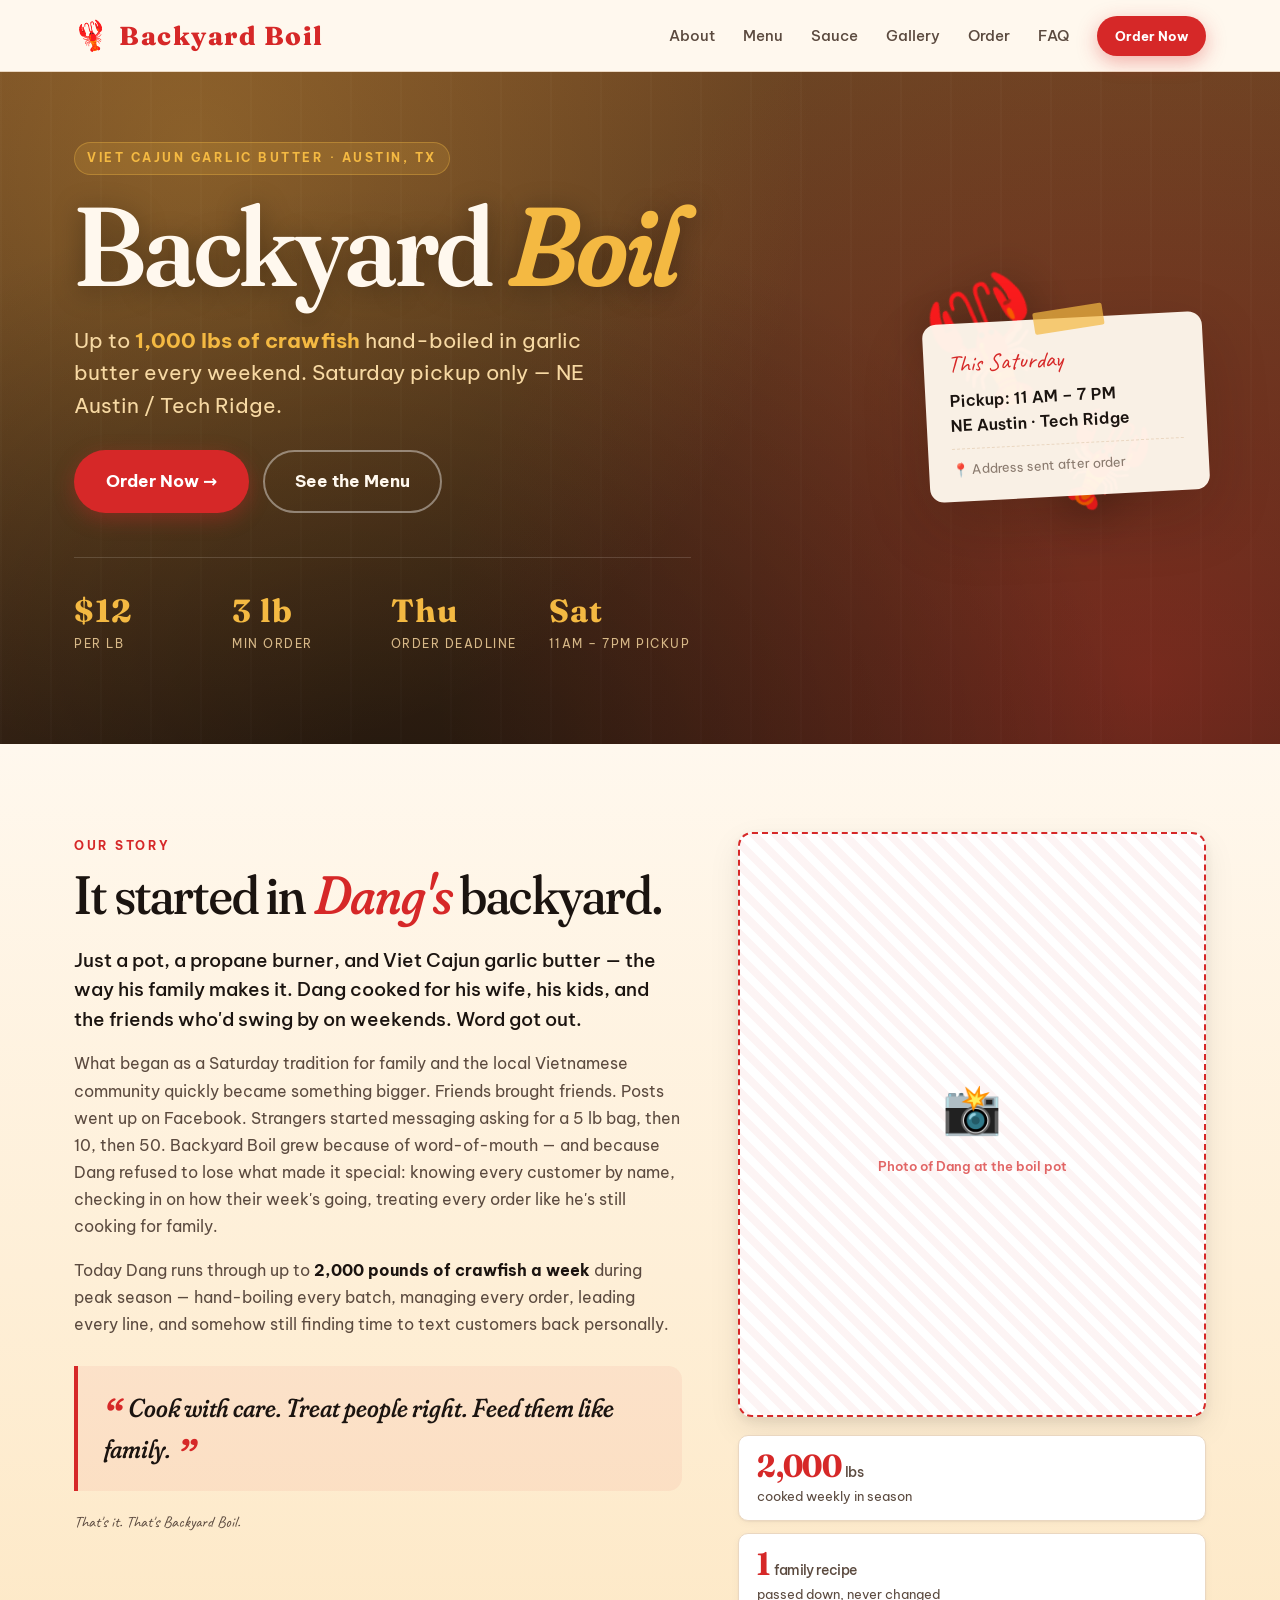
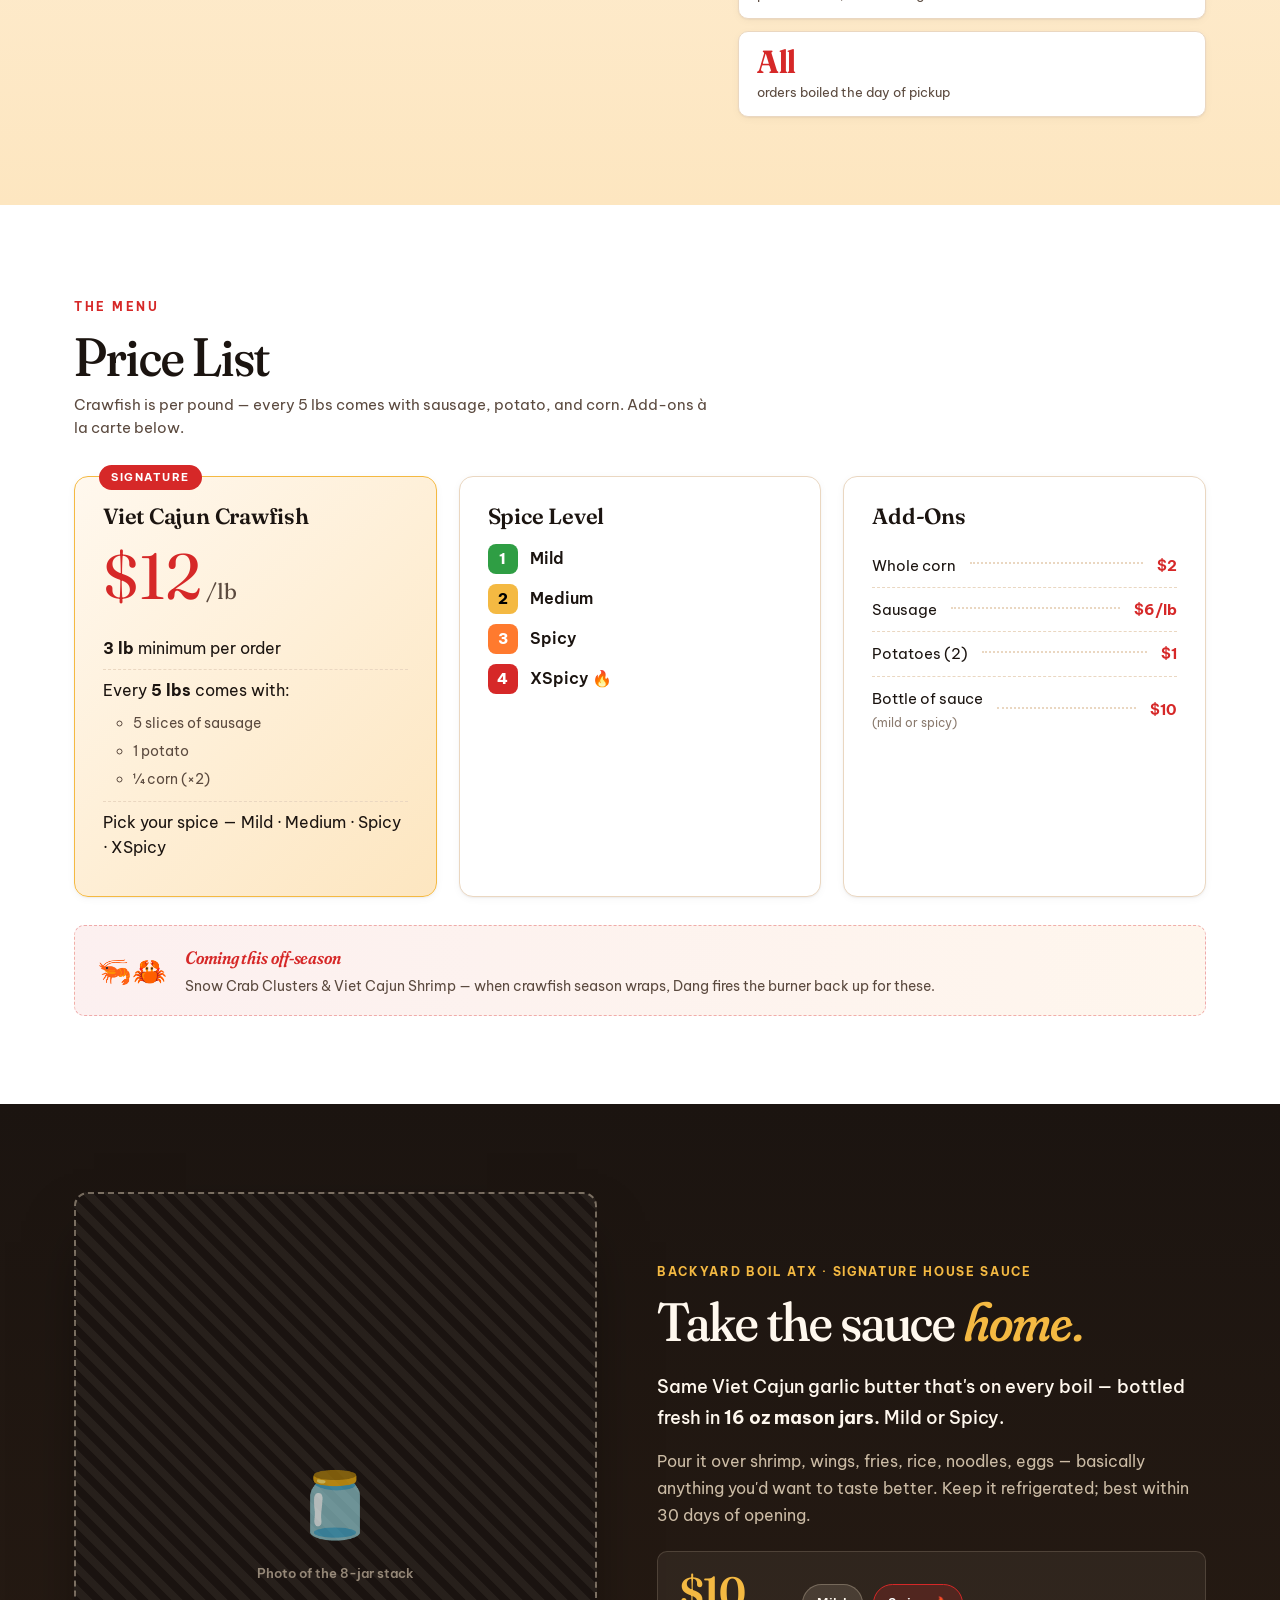
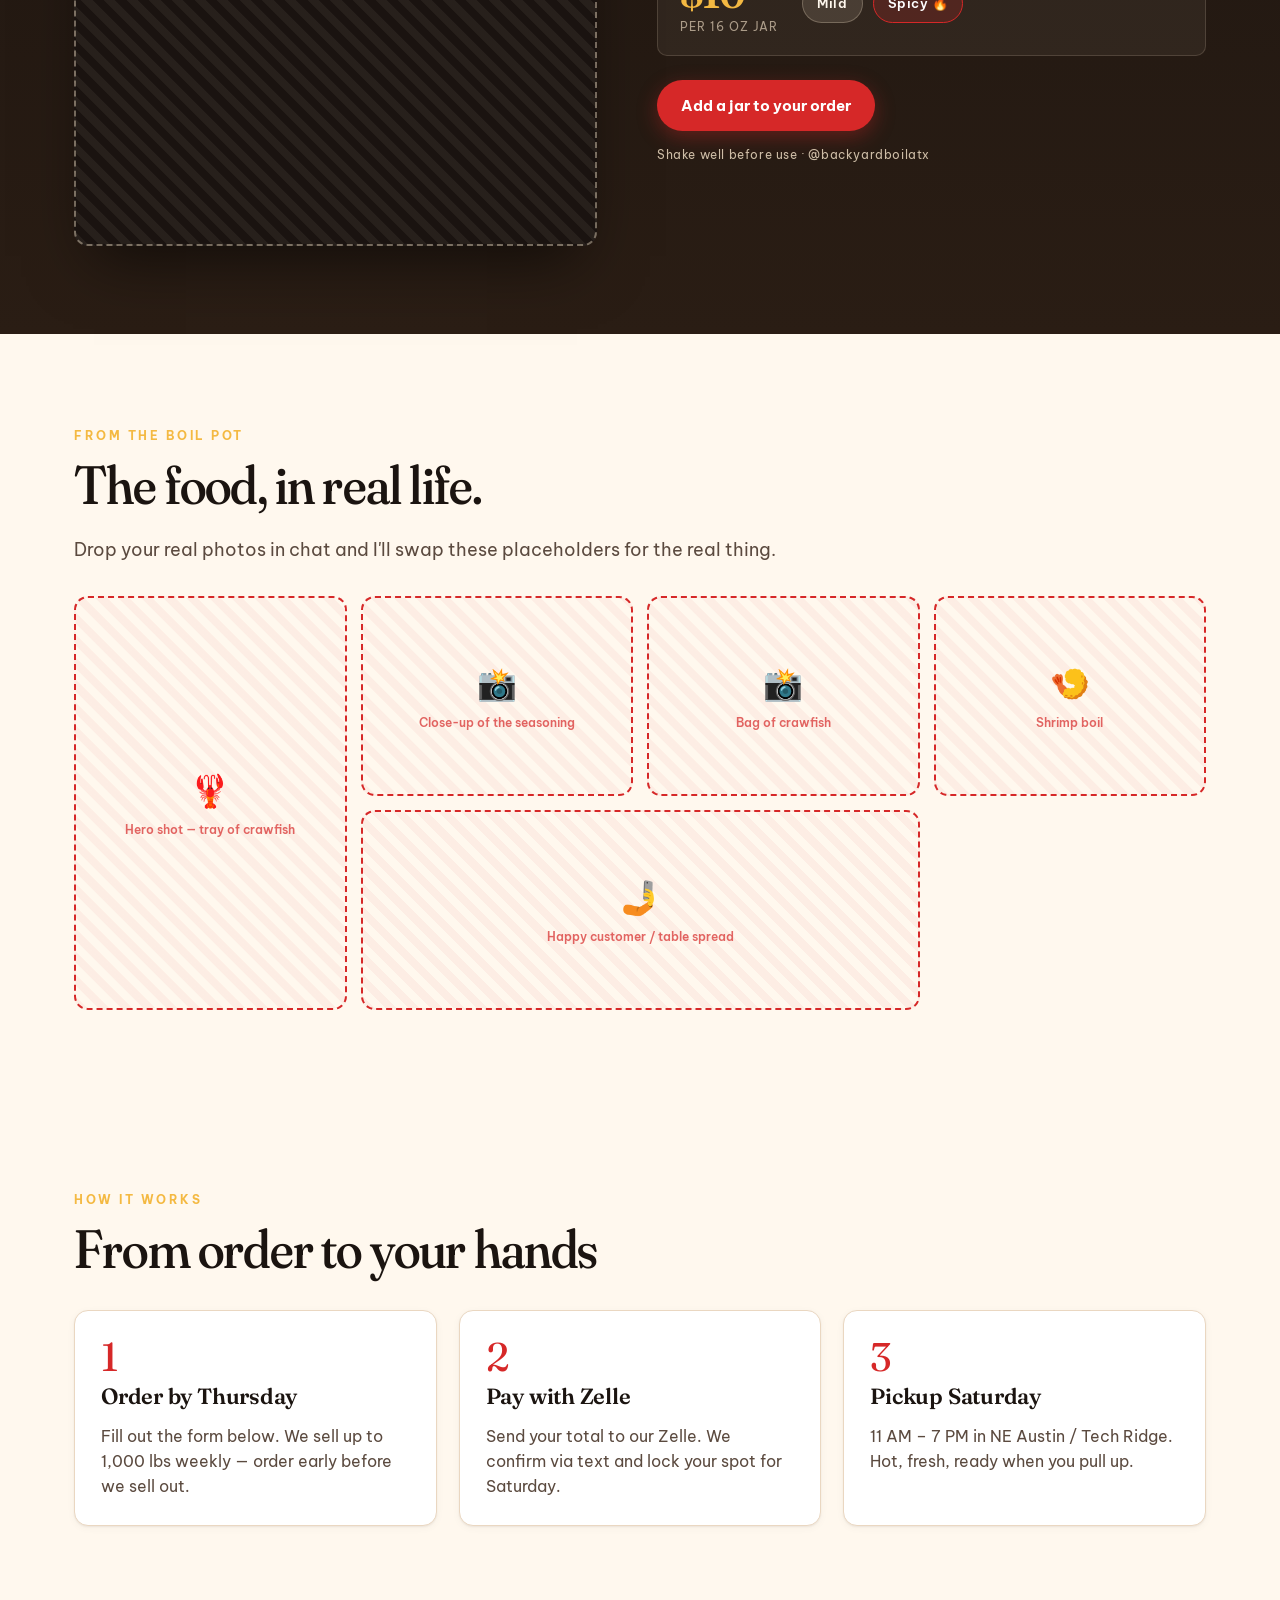
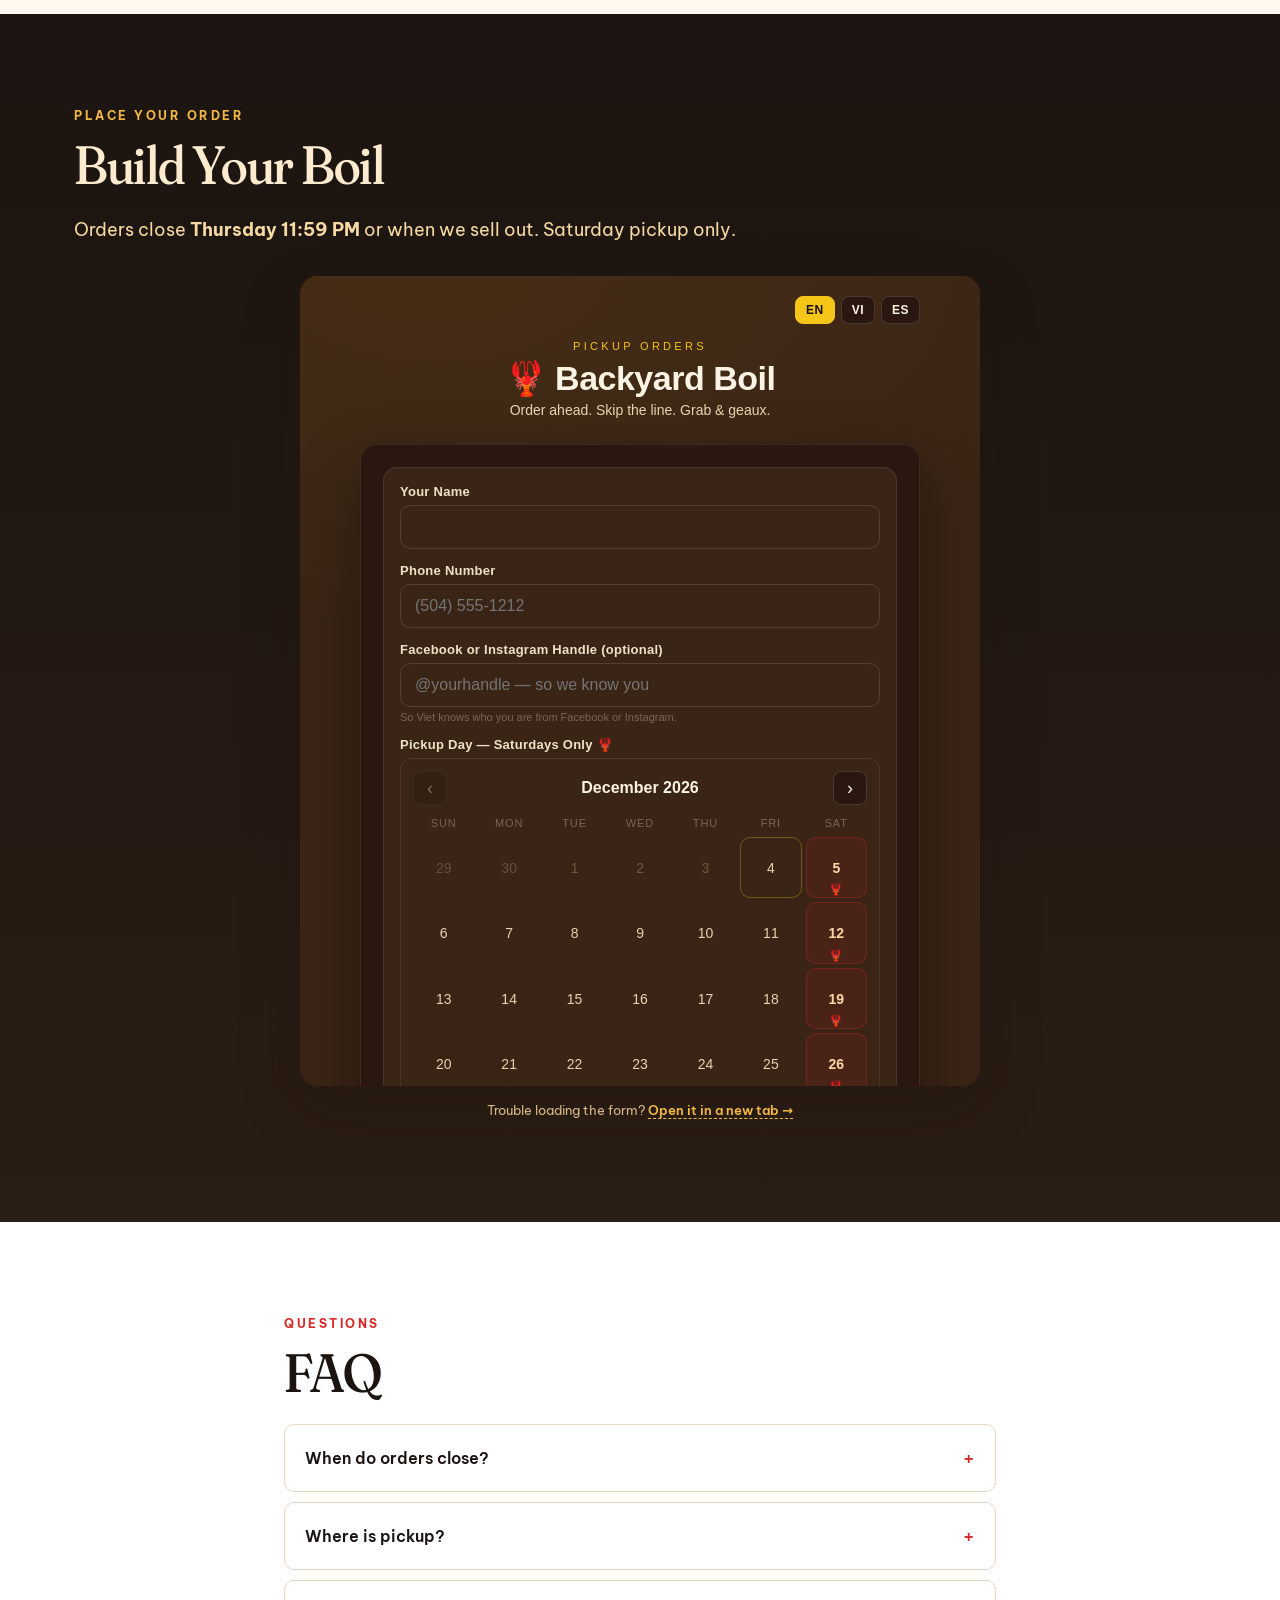
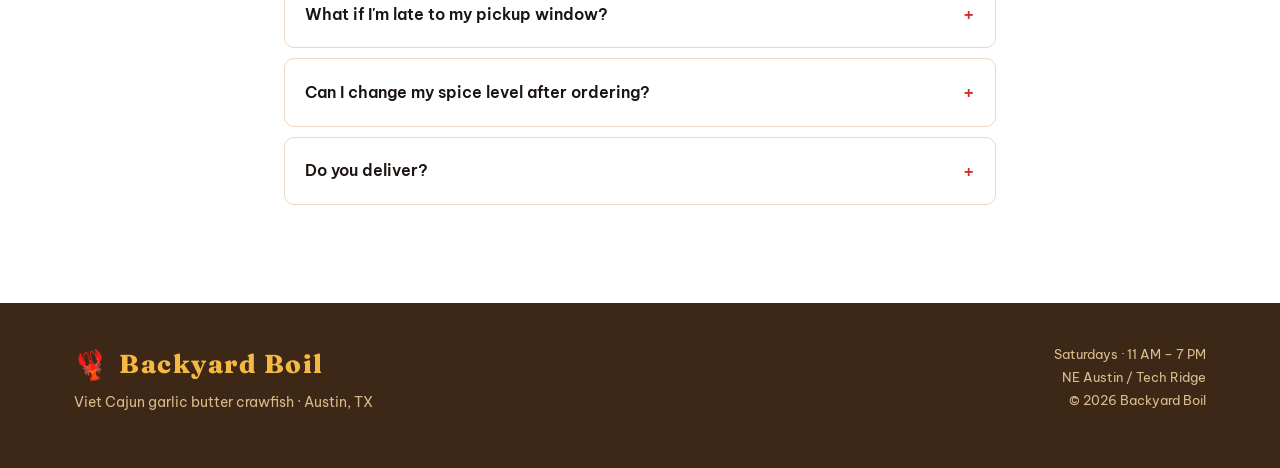
<file: backyard-boil/index.html>
<!DOCTYPE html>
<html lang="en">
<head>
<meta charset="UTF-8" />
<meta name="viewport" content="width=device-width, initial-scale=1.0" />
<title>Backyard Boil — Viet Cajun Crawfish · Austin, TX</title>
<meta name="description" content="Viet Cajun garlic butter crawfish boil. Saturday pickup in NE Austin / Tech Ridge. $12/lb, 3 lb minimum. Order ahead, skip the line." />
<meta property="og:title" content="Backyard Boil — Viet Cajun Crawfish" />
<meta property="og:description" content="$12/lb Viet Cajun garlic butter crawfish. Saturday pickup in NE Austin." />
<meta property="og:type" content="website" />
<link rel="icon" href="data:image/svg+xml,%3Csvg xmlns='http://www.w3.org/2000/svg' viewBox='0 0 100 100'%3E%3Ctext y='.9em' font-size='90'%3E🦞%3C/text%3E%3C/svg%3E" />
<link href="https://fonts.googleapis.com/css2?family=Fraunces:opsz,wght,SOFT@9..144,400..900,0..100&family=Be+Vietnam+Pro:wght@300;400;500;600;700;800&family=Caveat:wght@600;700&display=swap" rel="stylesheet" />
<link rel="stylesheet" href="style.css" />
</head>
<body>

<!-- ============ NAV ============ -->
<header class="nav">
  <div class="nav-inner">
    <a href="#top" class="brand">
      <span class="brand-icon">🦞</span>
      <span class="brand-name">Backyard Boil</span>
    </a>
    <nav class="nav-links">
      <a href="#about">About</a>
      <a href="#menu">Menu</a>
      <a href="#jar">Sauce</a>
      <a href="#gallery">Gallery</a>
      <a href="#order">Order</a>
      <a href="#faq">FAQ</a>
    </nav>
    <a href="#order" class="btn btn-primary btn-sm">Order Now</a>
  </div>
</header>

<!-- ============ HERO ============ -->
<section id="top" class="hero">
  <div class="hero-bg"></div>
  <div class="container hero-inner">
    <div class="hero-text">
      <span class="eyebrow">Viet Cajun Garlic Butter · Austin, TX</span>
      <h1>
        Backyard <em>Boil</em>
      </h1>
      <p class="tagline">
        Up to <strong>1,000 lbs of crawfish</strong> hand-boiled in garlic butter every weekend. Saturday pickup only — NE Austin / Tech Ridge.
      </p>
      <div class="hero-cta">
        <a href="#order" class="btn btn-primary btn-lg">Order Now →</a>
        <a href="#menu" class="btn btn-ghost btn-lg">See the Menu</a>
      </div>
      <div class="hero-stats">
        <div><strong>$12</strong><span>per lb</span></div>
        <div><strong>3 lb</strong><span>min order</span></div>
        <div><strong>Thu</strong><span>order deadline</span></div>
        <div><strong>Sat</strong><span>11am – 7pm pickup</span></div>
      </div>
    </div>
    <div class="hero-art" aria-hidden="true">
      <div class="claw claw-1">🦞</div>
      <div class="claw claw-2">🦞</div>
      <div class="hero-card">
        <div class="hero-card-title">This Saturday</div>
        <div class="hero-card-detail">Pickup: 11 AM – 7 PM</div>
        <div class="hero-card-detail">NE Austin · Tech Ridge</div>
        <div class="hero-card-pin">📍 Address sent after order</div>
      </div>
    </div>
  </div>
</section>

<!-- ============ ABOUT ============ -->
<section id="about" class="section section-cream">
  <div class="container about-grid">
    <div class="about-text">
      <span class="eyebrow eyebrow-dark">Our story</span>
      <h2>It started in <em>Dang's</em> backyard.</h2>
      <p class="about-lead">
        Just a pot, a propane burner, and Viet Cajun garlic butter — the way his family makes it.
        Dang cooked for his wife, his kids, and the friends who'd swing by on weekends.
        Word got out.
      </p>
      <p>
        What began as a Saturday tradition for family and the local Vietnamese community quickly became
        something bigger. Friends brought friends. Posts went up on Facebook. Strangers started messaging
        asking for a 5&nbsp;lb bag, then 10, then 50. Backyard Boil grew because of word-of-mouth —
        and because Dang refused to lose what made it special: knowing every customer by name, checking
        in on how their week's going, treating every order like he's still cooking for family.
      </p>
      <p>
        Today Dang runs through up to <strong>2,000 pounds of crawfish a week</strong> during peak season —
        hand-boiling every batch, managing every order, leading every line, and somehow still finding
        time to text customers back personally.
      </p>
      <blockquote class="about-quote">
        <span class="quote-mark">“</span>
        Cook with care. Treat people right. Feed them like family.
        <span class="quote-mark closing">”</span>
      </blockquote>
      <p class="about-sign">That's it. That's Backyard Boil.</p>
    </div>

    <aside class="about-side">
      <div class="about-photo" data-placeholder="dang">
        <span class="ph-icon">📸</span>
        <span class="ph-label">Photo of Dang at the boil pot</span>
      </div>
      <div class="about-stats">
        <div><strong>2,000<span>lbs</span></strong><span class="stat-lbl">cooked weekly in season</span></div>
        <div><strong>1<span>family recipe</span></strong><span class="stat-lbl">passed down, never changed</span></div>
        <div><strong>All</strong><span class="stat-lbl">orders boiled the day of pickup</span></div>
      </div>
    </aside>
  </div>
</section>

<!-- ============ MENU ============ -->
<section id="menu" class="section section-light">
  <div class="container">
    <span class="eyebrow eyebrow-dark">The Menu</span>
    <h2>Price List</h2>
    <p class="menu-note">Crawfish is per pound — every 5 lbs comes with sausage, potato, and corn. Add-ons à la carte below.</p>

    <div class="menu-grid">
      <div class="menu-card menu-card-hero">
        <div class="menu-card-tag">Signature</div>
        <h3>Viet Cajun Crawfish</h3>
        <div class="menu-price">$12<span>/lb</span></div>
        <ul class="menu-points">
          <li><strong>3 lb</strong> minimum per order</li>
          <li>Every <strong>5 lbs</strong> comes with:
            <ul>
              <li>5 slices of sausage</li>
              <li>1 potato</li>
              <li>¼ corn (×2)</li>
            </ul>
          </li>
          <li>Pick your spice — Mild · Medium · Spicy · XSpicy</li>
        </ul>
      </div>

      <div class="menu-card">
        <h3>Spice Level</h3>
        <div class="spice-list">
          <div class="spice"><span class="chip chip-1">1</span> Mild</div>
          <div class="spice"><span class="chip chip-2">2</span> Medium</div>
          <div class="spice"><span class="chip chip-3">3</span> Spicy</div>
          <div class="spice"><span class="chip chip-4">4</span> XSpicy 🔥</div>
        </div>
      </div>

      <div class="menu-card menu-card-addons">
        <h3>Add-Ons</h3>
        <ul class="addons-list">
          <li><span>Whole corn</span><span class="dots"></span><strong>$2</strong></li>
          <li><span>Sausage</span><span class="dots"></span><strong>$6/lb</strong></li>
          <li><span>Potatoes (2)</span><span class="dots"></span><strong>$1</strong></li>
          <li><span>Bottle of sauce<br /><em>(mild or spicy)</em></span><span class="dots"></span><strong>$10</strong></li>
        </ul>
      </div>
    </div>

    <div class="offseason-teaser">
      <div class="ot-icon">🦐🦀</div>
      <div class="ot-text">
        <strong>Coming this off-season</strong>
        <span>Snow Crab Clusters &amp; Viet Cajun Shrimp — when crawfish season wraps, Dang fires the burner back up for these.</span>
      </div>
    </div>
  </div>
</section>

<!-- ============ JAR / TAKE-HOME SAUCE ============ -->
<section id="jar" class="section section-dark">
  <div class="container jar-grid">
    <div class="jar-photo" data-placeholder="jar">
      <span class="ph-icon">🫙</span>
      <span class="ph-label">Photo of the 8-jar stack</span>
    </div>
    <div class="jar-copy">
      <span class="eyebrow">Backyard Boil ATX · Signature House Sauce</span>
      <h2>Take the sauce <em>home.</em></h2>
      <p class="jar-lead">
        Same Viet Cajun garlic butter that's on every boil — bottled fresh in
        <strong>16&nbsp;oz mason jars.</strong> Mild or Spicy.
      </p>
      <p>
        Pour it over shrimp, wings, fries, rice, noodles, eggs — basically anything
        you'd want to taste better. Keep it refrigerated; best within 30 days of opening.
      </p>
      <div class="jar-pricing">
        <div class="jar-price">
          <strong>$10</strong>
          <span>per 16 oz jar</span>
        </div>
        <div class="jar-flavors">
          <span class="jar-flavor jar-mild">Mild</span>
          <span class="jar-flavor jar-spicy">Spicy 🔥</span>
        </div>
      </div>
      <a class="btn btn-primary" href="#order">Add a jar to your order</a>
      <p class="jar-fineprint">Shake well before use · @backyardboilatx</p>
    </div>
  </div>
</section>

<!-- ============ GALLERY ============ --><section id="gallery" class="section">
  <div class="container">
    <span class="eyebrow">From the boil pot</span>
    <h2>The food, in real life.</h2>
    <p class="lead">Drop your real photos in chat and I'll swap these placeholders for the real thing.</p>
    <div class="gallery">
      <div class="g-tile g-tall" data-placeholder="hero">
        <span class="ph-icon">🦞</span>
        <span class="ph-label">Hero shot — tray of crawfish</span>
      </div>
      <div class="g-tile" data-placeholder="closeup">
        <span class="ph-icon">📸</span>
        <span class="ph-label">Close-up of the seasoning</span>
      </div>
      <div class="g-tile" data-placeholder="bag">
        <span class="ph-icon">📸</span>
        <span class="ph-label">Bag of crawfish</span>
      </div>
      <div class="g-tile" data-placeholder="shrimp">
        <span class="ph-icon">🍤</span>
        <span class="ph-label">Shrimp boil</span>
      </div>
      <div class="g-tile g-wide" data-placeholder="customer">
        <span class="ph-icon">🤳</span>
        <span class="ph-label">Happy customer / table spread</span>
      </div>
    </div>
  </div>
</section>

<!-- ============ HOW IT WORKS ============ -->
<section id="how" class="section">
  <div class="container">
    <span class="eyebrow">How it works</span>
    <h2>From order to your hands</h2>
    <div class="steps">
      <div class="step">
        <div class="step-num">1</div>
        <h3>Order by Thursday</h3>
        <p>Fill out the form below. We sell up to 1,000 lbs weekly — order early before we sell out.</p>
      </div>
      <div class="step">
        <div class="step-num">2</div>
        <h3>Pay with Zelle</h3>
        <p>Send your total to our Zelle. We confirm via text and lock your spot for Saturday.</p>
      </div>
      <div class="step">
        <div class="step-num">3</div>
        <h3>Pickup Saturday</h3>
        <p>11 AM – 7 PM in NE Austin / Tech Ridge. Hot, fresh, ready when you pull up.</p>
      </div>
    </div>
  </div>
</section>

<!-- ============ ORDER (EMBED) ============ -->
<section id="order" class="section section-dark">
  <div class="container">
    <span class="eyebrow eyebrow-light">Place your order</span>
    <h2>Build Your Boil</h2>
    <p class="lead">Orders close <strong>Thursday 11:59 PM</strong> or when we sell out. Saturday pickup only.</p>

    <div class="order-embed-wrap">
      <iframe
        id="orderFrame"
        src="order.html"
        title="Backyard Boil order form"
        loading="lazy"
        referrerpolicy="no-referrer-when-downgrade"
      ></iframe>
      <p class="embed-fallback">
        Trouble loading the form?
        <a href="order.html" target="_blank" rel="noopener">Open it in a new tab →</a>
      </p>
    </div>
  </div>
</section>

<!-- ============ FAQ ============ -->
<section id="faq" class="section section-light">
  <div class="container container-narrow">
    <span class="eyebrow eyebrow-dark">Questions</span>
    <h2>FAQ</h2>
    <details class="faq">
      <summary>When do orders close?</summary>
      <p>Thursday 11:59 PM each week, or whenever we hit our 1,000 lb cap — whichever comes first.</p>
    </details>
    <details class="faq">
      <summary>Where is pickup?</summary>
      <p>NE Austin / Tech Ridge area. We share the exact address by text Saturday morning after Zelle is confirmed.</p>
    </details>
    <details class="faq">
      <summary>What if I'm late to my pickup window?</summary>
      <p>Text us. We'll hold your order as long as we can but Saturday pickup ends at 7 PM sharp.</p>
    </details>
    <details class="faq">
      <summary>Can I change my spice level after ordering?</summary>
      <p>Yes — text us before Friday evening and we'll update your order.</p>
    </details>
    <details class="faq">
      <summary>Do you deliver?</summary>
      <p>Not at the moment — Saturday pickup only.</p>
    </details>
  </div>
</section>

<!-- ============ FOOTER ============ -->
<footer class="footer">
  <div class="container footer-inner">
    <div>
      <div class="brand brand-foot">
        <span class="brand-icon">🦞</span>
        <span class="brand-name">Backyard Boil</span>
      </div>
      <p class="footer-tag">Viet Cajun garlic butter crawfish · Austin, TX</p>
    </div>
    <div class="footer-meta">
      <div>Saturdays · 11 AM – 7 PM</div>
      <div>NE Austin / Tech Ridge</div>
      <div>© <span id="year"></span> Backyard Boil</div>
    </div>
  </div>
</footer>

<script>
  document.getElementById('year').textContent = new Date().getFullYear();

  // Smooth-resize the iframe if order.html exposes a height via postMessage.
  // Safe no-op if the embedded form doesn't send anything.
  window.addEventListener('message', (e) => {
    const f = document.getElementById('orderFrame');
    if (!f || !e.data) return;
    if (typeof e.data === 'object' && e.data.type === 'bb-order-height' && Number.isFinite(e.data.height)) {
      f.style.height = e.data.height + 'px';
    }
  });
</script>
</body>
</html>
</file>
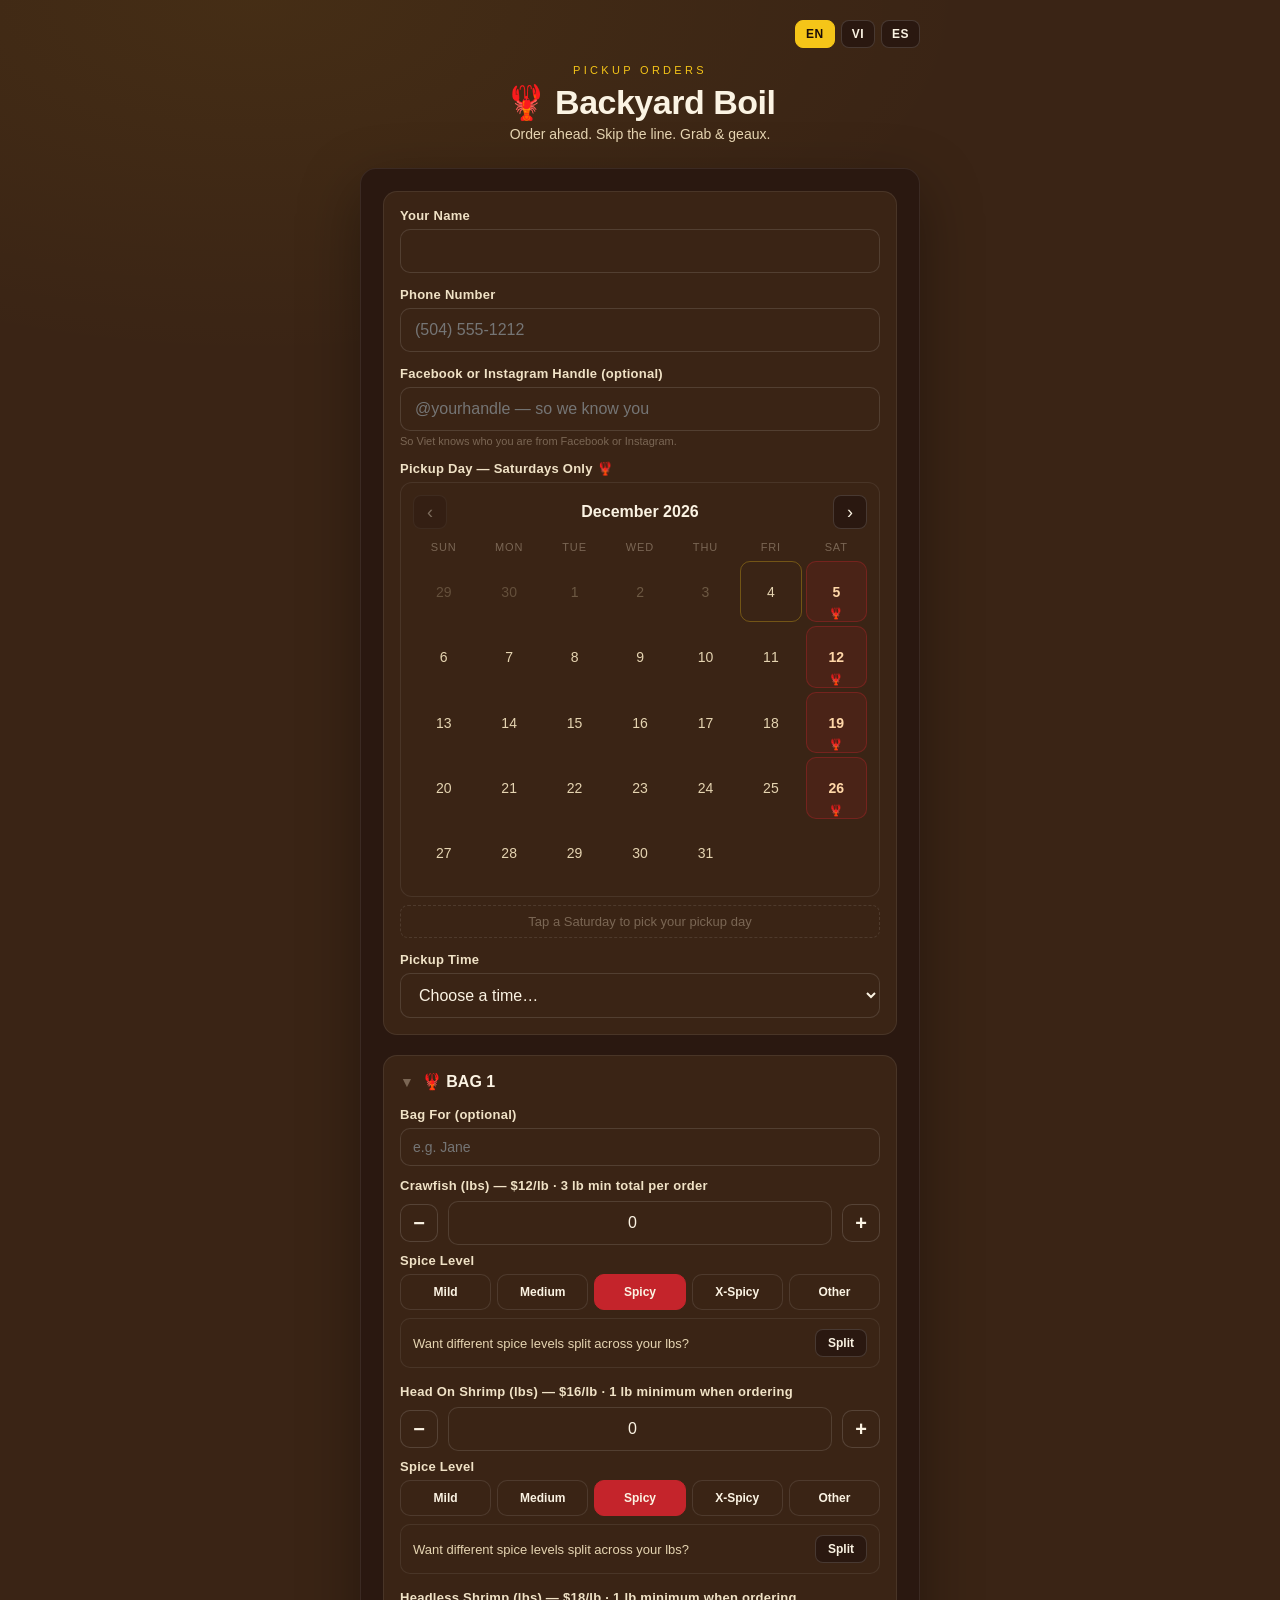
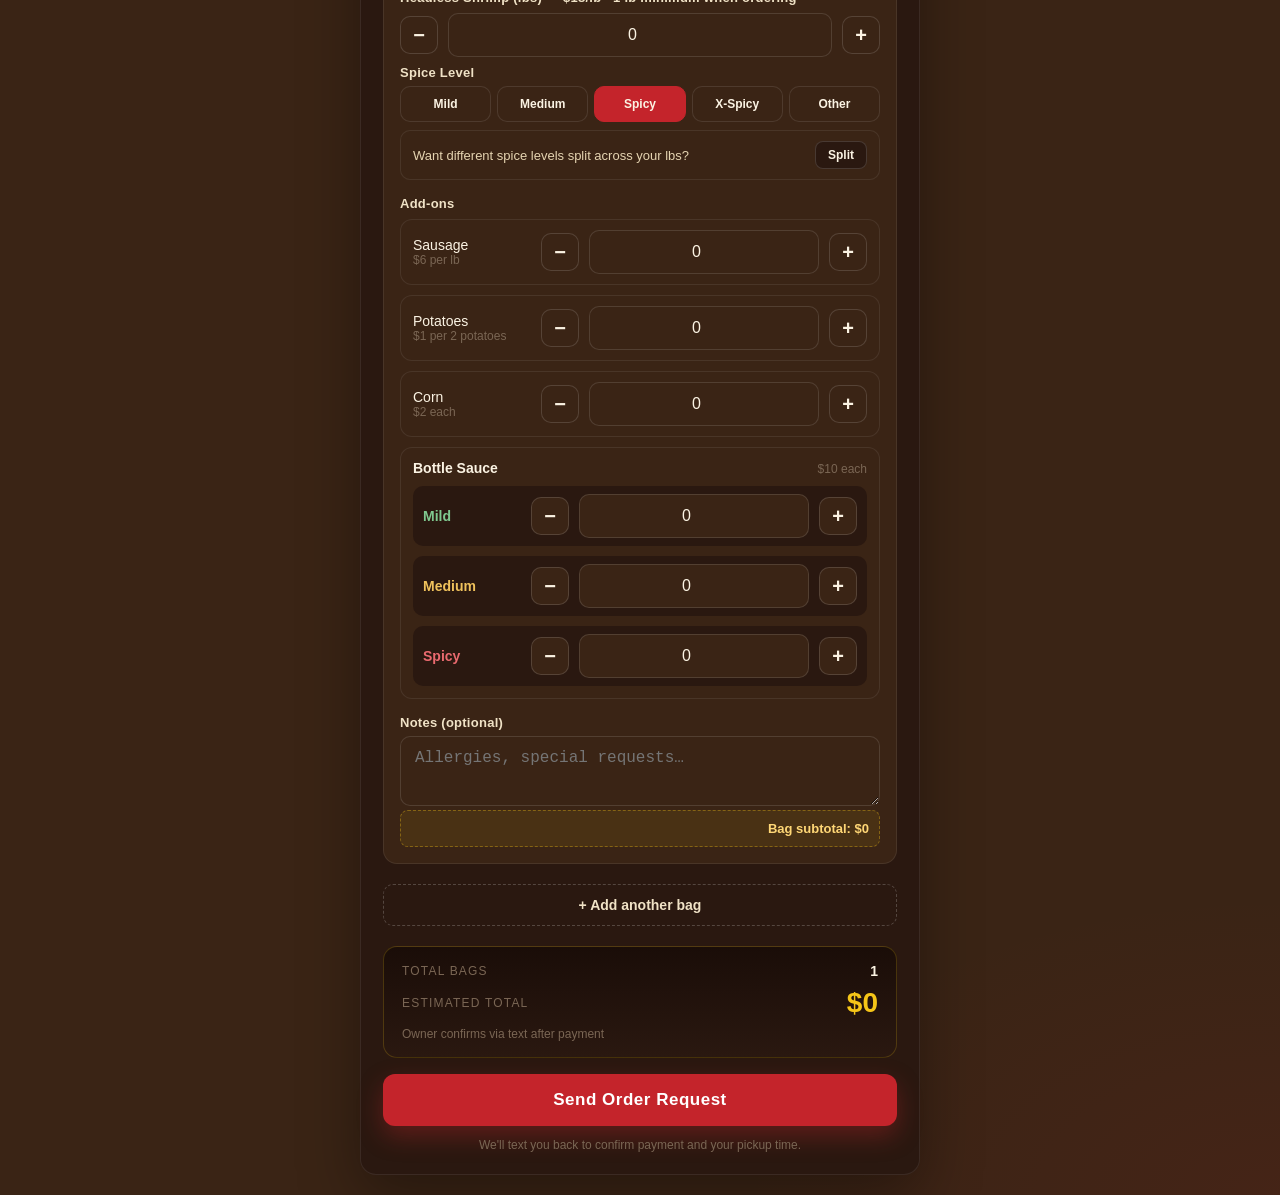
<file: backyard-boil/order.html>
<!DOCTYPE html>
<html lang="en">
<head>
<meta charset="UTF-8" />
<meta name="viewport" content="width=device-width, initial-scale=1.0" />
<title>Backyard Boil — Place Your Order</title>
<style>
  :root{
    --wood:#3a2415;
    --wood-dark:#2a1810;
    --red:#c4242b;
    --red-dark:#9c1b21;
    --yellow:#f5c518;
    --cream:#fbf3e3;
    --ink:#1a0d08;
    --muted:#7a6654;
    --line:rgba(255,255,255,0.08);
  }
  *{box-sizing:border-box}
  html,body{margin:0;padding:0}
  body{
    font-family:-apple-system,BlinkMacSystemFont,"Segoe UI",Roboto,Helvetica,Arial,sans-serif;
    background:
      radial-gradient(1200px 600px at 20% 0%, rgba(245,197,24,0.06), transparent 60%),
      radial-gradient(900px 500px at 100% 100%, rgba(196,36,43,0.08), transparent 60%),
      var(--wood);
    color:var(--cream);
    min-height:100vh;
    padding:20px;
  }
  .wrap{max-width:560px;margin:0 auto}
  .lang-bar{
    display:flex;justify-content:flex-end;gap:6px;margin-bottom:4px;
  }
  .lang-bar button{
    padding:6px 10px;border-radius:8px;border:1px solid rgba(255,255,255,0.14);
    background:var(--wood-dark);color:var(--cream);font-size:12px;font-weight:700;
    cursor:pointer;letter-spacing:0.04em;
  }
  .lang-bar button.on{background:var(--yellow);color:var(--ink);border-color:var(--yellow)}
  header{text-align:center;padding:12px 12px 8px;}
  header .eyebrow{letter-spacing:0.3em;font-size:11px;color:var(--yellow);text-transform:uppercase;}
  header h1{font-size:34px;margin:6px 0 4px;color:var(--cream);font-weight:800;letter-spacing:-0.5px;}
  header h1 .lobster{color:var(--red)}
  header p{margin:0;color:#e5d4b1;font-size:14px}
  form{
    background:var(--wood-dark);
    border:1px solid var(--line);
    border-radius:16px;
    padding:22px;
    margin-top:18px;
    box-shadow:0 20px 60px rgba(0,0,0,0.35);
  }
  .field{margin-bottom:18px}
  .field-hint{font-size:11px;color:var(--muted);margin-top:4px}
  label{display:block;font-size:13px;font-weight:600;margin-bottom:6px;color:#f0e2c6;letter-spacing:0.02em;}
  input[type=text], input[type=tel], input[type=number], select, textarea{
    width:100%;
    background:var(--wood);
    color:var(--cream);
    border:1px solid rgba(255,255,255,0.12);
    border-radius:10px;
    padding:12px 14px;
    font-size:16px;
    outline:none;
    transition:border .15s, box-shadow .15s;
  }
  input:focus, select:focus, textarea:focus{border-color:var(--yellow);box-shadow:0 0 0 3px rgba(245,197,24,0.18);}
  textarea{min-height:70px;resize:vertical}
  .row{display:grid;grid-template-columns:1fr 1fr;gap:12px}

  .order-info-card{
    background:var(--wood);
    border:1px solid rgba(255,255,255,0.08);
    border-radius:14px;
    padding:16px;
    margin-bottom:20px;
  }
  .order-info-card .field{margin-bottom:14px}
  .order-info-card .field:last-child{margin-bottom:0}

  .cal{background:var(--wood);border:1px solid rgba(255,255,255,0.08);border-radius:12px;padding:12px;}
  .cal-head{display:flex;align-items:center;justify-content:space-between;margin-bottom:8px;}
  .cal-head .month{font-weight:800;font-size:16px;color:var(--cream);}
  .cal-head button{
    width:34px;height:34px;border-radius:8px;border:1px solid rgba(255,255,255,0.14);
    background:var(--wood-dark);color:var(--cream);font-size:18px;cursor:pointer;
  }
  .cal-head button:disabled{opacity:0.35;cursor:not-allowed}
  .dow{display:grid;grid-template-columns:repeat(7,1fr);gap:4px;margin-bottom:4px;}
  .dow div{text-align:center;font-size:11px;letter-spacing:0.08em;color:var(--muted);text-transform:uppercase;padding:4px 0;}
  .days{display:grid;grid-template-columns:repeat(7,1fr);gap:4px;}
  .day{
    aspect-ratio:1/1;display:flex;align-items:center;justify-content:center;flex-direction:column;
    font-size:14px;border-radius:10px;border:1px solid transparent;color:#e5d4b1;position:relative;
  }
  .day.muted{color:rgba(229,212,177,0.25)}
  .day.past{color:rgba(229,212,177,0.3)}
  .day.today{border-color:rgba(245,197,24,0.3)}
  .day.sat{
    background:rgba(196,36,43,0.12);border:1px solid rgba(196,36,43,0.35);
    color:#ffd7a8;cursor:pointer;font-weight:700;
  }
  .day.sat:hover{background:rgba(196,36,43,0.22)}
  .day.sat .craw{position:absolute;bottom:2px;font-size:11px;line-height:1;}
  .day.sat.selected{background:var(--red);border-color:var(--yellow);color:#fff;box-shadow:0 6px 14px rgba(196,36,43,0.35)}
  .day.sat.past-sat{background:rgba(122,102,84,0.15);border-color:rgba(122,102,84,0.3);color:rgba(229,212,177,0.3);cursor:not-allowed}
  .day.sat.past-sat .craw{opacity:0.3}
  .cal-pick{text-align:center;font-size:13px;color:#ffd776;margin-top:8px;padding:8px;background:rgba(245,197,24,0.08);border-radius:8px;border:1px dashed rgba(245,197,24,0.35);}
  .cal-pick.empty{color:var(--muted);background:transparent;border:1px dashed rgba(255,255,255,0.1);}

  .spice{display:grid;grid-template-columns:repeat(5,1fr);gap:6px;margin-top:4px}
  .spice button{
    border:1px solid rgba(255,255,255,0.1);background:var(--wood);color:var(--cream);
    padding:10px 4px;border-radius:10px;font-weight:700;font-size:12px;cursor:pointer;
    transition:transform .05s, background .15s, border-color .15s;
  }
  .spice button[data-val="Mild"].active{background:#2f7a3a;border-color:#2f7a3a}
  .spice button[data-val="Medium"].active{background:#d59f2a;border-color:#d59f2a;color:#1a0d08}
  .spice button[data-val="Spicy"].active{background:#c4242b;border-color:#c4242b}
  .spice button[data-val="XSpicy"].active{background:#7b0c11;border-color:#7b0c11}
  .spice button[data-val="Other"].active{background:#6b4ea3;border-color:#6b4ea3}

  .split-toggle{
    display:flex;align-items:center;justify-content:space-between;gap:10px;
    padding:10px 12px;background:var(--wood);border:1px solid rgba(255,255,255,0.08);border-radius:10px;margin-top:8px;
  }
  .split-toggle span{font-size:13px;color:#e5d4b1}
  .split-toggle button{
    border:1px solid rgba(255,255,255,0.14);background:var(--wood-dark);color:var(--cream);
    padding:6px 12px;border-radius:8px;font-size:12px;font-weight:700;cursor:pointer;
  }
  .split-toggle button.on{background:var(--yellow);color:var(--ink);border-color:var(--yellow)}

  .split-box{margin-top:10px;display:none}
  .split-box.show{display:block}
  .split-row{
    display:grid;grid-template-columns:90px 1fr 36px;gap:8px;align-items:center;margin-bottom:8px;
    padding:10px;background:var(--wood);border:1px solid rgba(255,255,255,0.08);border-radius:10px;
  }
  .split-row input[type=number]{padding:8px 10px;font-size:14px}
  .split-row .split-other-input{
    grid-column:1 / -1;display:none;padding:9px 12px;font-size:13px;
    background:rgba(107,78,163,0.12);border:1px solid #6b4ea3;border-radius:8px;
    color:var(--cream);
  }
  .split-row.other-active .split-other-input{display:block}
  .split-row .split-other-input::placeholder{color:rgba(255,255,255,0.5)}
  .split-row .mini-spice{display:grid;grid-template-columns:repeat(5,1fr);gap:4px}
  .split-row .mini-spice button{
    border:1px solid rgba(255,255,255,0.1);background:var(--wood-dark);color:var(--cream);
    padding:8px 2px;border-radius:8px;font-weight:700;font-size:11px;cursor:pointer;
  }
  .split-row .mini-spice button[data-val="Mild"].active{background:#2f7a3a;border-color:#2f7a3a}
  .split-row .mini-spice button[data-val="Medium"].active{background:#d59f2a;border-color:#d59f2a;color:#1a0d08}
  .split-row .mini-spice button[data-val="Spicy"].active{background:#c4242b;border-color:#c4242b}
  .split-row .mini-spice button[data-val="XSpicy"].active{background:#7b0c11;border-color:#7b0c11}
  .split-row .mini-spice button[data-val="Other"].active{background:#6b4ea3;border-color:#6b4ea3}
  .split-row .rm{
    width:32px;height:32px;border-radius:8px;border:1px solid rgba(255,255,255,0.14);
    background:transparent;color:#ffb4b4;font-size:16px;cursor:pointer;
  }
  .split-add{
    width:100%;padding:10px;border-radius:10px;border:1px dashed rgba(255,255,255,0.2);
    background:transparent;color:#f0e2c6;cursor:pointer;font-size:13px;font-weight:700;
  }
  .split-summary{font-size:12px;margin-top:6px;padding:8px;border-radius:8px;text-align:center}
  .split-summary.ok{color:#98e09e;background:rgba(47,122,58,0.12);border:1px solid rgba(47,122,58,0.3)}
  .split-summary.bad{color:#ffb4b4;background:rgba(196,36,43,0.1);border:1px solid rgba(196,36,43,0.3)}

  .other-note{margin-top:8px;display:none}
  .other-note.show{display:block}
  .other-note input{padding:10px 12px;font-size:14px}

  .qty{display:flex;align-items:center;gap:10px}
  .qty button{
    width:38px;height:38px;border-radius:10px;border:1px solid rgba(255,255,255,0.14);
    background:var(--wood);color:var(--cream);font-size:20px;font-weight:700;cursor:pointer;
  }
  .qty input{flex:1;text-align:center}

  .addons{display:grid;gap:10px}
  .addon{
    display:grid;grid-template-columns:1fr auto;align-items:center;gap:10px;
    padding:10px 12px;background:var(--wood);border:1px solid rgba(255,255,255,0.08);border-radius:12px;
  }
  .addon .name{font-size:14px}
  .addon .price{font-size:12px;color:var(--muted);display:block}

  .sauce-section{padding:12px;background:var(--wood);border:1px solid rgba(255,255,255,0.08);border-radius:12px;display:grid;gap:10px;}
  .sauce-section .sauce-header{display:flex;align-items:baseline;justify-content:space-between;}
  .sauce-section .sauce-title{font-size:14px;font-weight:700;color:var(--cream)}
  .sauce-section .sauce-price{font-size:12px;color:var(--muted)}
  .sauce-row{
    display:grid;grid-template-columns:1fr auto;align-items:center;gap:10px;
    padding:8px 10px;background:var(--wood-dark);border-radius:10px;
  }
  .sauce-row .flavor{font-size:14px;font-weight:600}
  .sauce-row[data-flavor="Mild"] .flavor{color:#7fc88f}
  .sauce-row[data-flavor="Medium"] .flavor{color:#f0c25c}
  .sauce-row[data-flavor="Spicy"] .flavor{color:#ea6a6f}

  .includes{font-size:12px;color:#ffd776;margin-top:6px;display:none;padding:8px 10px;background:rgba(245,197,24,0.08);border-radius:8px;border:1px dashed rgba(245,197,24,0.35);}
  .includes.show{display:block}

  .bags-container{margin:20px 0}
  .bag-card{
    background:var(--wood);border:1px solid rgba(255,255,255,0.08);border-radius:14px;padding:16px;margin-bottom:16px;
    transition:padding .15s;
  }
  .bag-card.collapsed{padding:14px 16px;cursor:pointer}
  .bag-card.collapsed:hover{border-color:rgba(245,197,24,0.35)}
  .bag-card-header{
    display:flex;align-items:center;justify-content:space-between;margin-bottom:16px;cursor:pointer;
    user-select:none;
  }
  .bag-card.collapsed .bag-card-header{margin-bottom:0}
  .bag-card-title-wrap{display:flex;align-items:center;gap:8px;flex:1;min-width:0}
  .bag-card-chevron{
    font-size:14px;color:var(--muted);transition:transform 0.2s;flex-shrink:0;
  }
  .bag-card.collapsed .bag-card-chevron{transform:rotate(-90deg)}
  .bag-card-title{font-size:16px;font-weight:700;color:var(--cream);white-space:nowrap;overflow:hidden;text-overflow:ellipsis}
  .bag-card-summary{
    font-size:13px;color:#ffd776;margin-left:8px;white-space:nowrap;overflow:hidden;text-overflow:ellipsis;
    font-weight:600;display:none;
  }
  .bag-card.collapsed .bag-card-summary{display:inline}
  .bag-card-body{display:block}
  .bag-card.collapsed .bag-card-body{display:none}
  .bag-card-rm{
    width:36px;height:36px;border-radius:8px;border:1px solid rgba(255,255,255,0.14);
    background:transparent;color:#ffb4b4;font-size:18px;cursor:pointer;display:none;
    flex-shrink:0;
  }
  .bag-card-rm.show{display:block}
  .bag-card-rm:hover{background:rgba(196,36,43,0.15)}

  .bag-for{margin-bottom:12px}
  .bag-for input{padding:10px 12px;font-size:14px}

  .protein-section{margin-top:12px;margin-bottom:16px}
  .protein-label{font-size:13px;font-weight:600;color:#f0e2c6;margin-bottom:8px;display:block}

  .bag-subtotal{
    font-size:13px;color:#ffd776;padding:10px;background:rgba(245,197,24,0.08);border-radius:8px;border:1px dashed rgba(245,197,24,0.35);
    text-align:right;font-weight:700;
  }

  .add-bag-btn{
    width:100%;padding:12px;border-radius:10px;border:1px dashed rgba(255,255,255,0.2);
    background:transparent;color:#f0e2c6;cursor:pointer;font-size:14px;font-weight:700;margin-bottom:20px;
  }
  .add-bag-btn:hover{background:rgba(255,255,255,0.04)}

  .order-total-card{
    background:linear-gradient(180deg,#1a0d08,#2a1810);
    border:1px solid rgba(245,197,24,0.2);border-radius:14px;padding:16px 18px;
    margin-bottom:16px;
  }
  .order-total-card .label{font-size:12px;color:var(--muted);letter-spacing:0.1em;text-transform:uppercase}
  .order-total-card .row{display:grid;grid-template-columns:1fr auto;gap:12px;align-items:center;margin-bottom:8px}
  .order-total-card .val{font-size:28px;font-weight:800;color:var(--yellow);text-align:right}

  button.submit{
    width:100%;background:var(--red);color:#fff;border:none;border-radius:12px;
    padding:16px;font-size:17px;font-weight:800;letter-spacing:0.03em;cursor:pointer;
    box-shadow:0 10px 24px rgba(196,36,43,0.35);
  }
  button.submit:hover{background:var(--red-dark)}
  button.submit:disabled{opacity:0.6;cursor:not-allowed}
  .note{font-size:12px;color:var(--muted);text-align:center;margin-top:12px}
  .success{display:none;text-align:center;padding:24px;background:rgba(47,122,58,0.15);border:1px solid #2f7a3a;border-radius:12px;margin-top:16px;}
  .success.show{display:block}
  .error{color:#ffb4b4;font-size:13px;margin-top:8px;display:none}
  .error.show{display:block}
</style>
</head>
<body>
<div class="wrap">
  <div class="lang-bar">
    <button type="button" data-lang="en" class="on">EN</button>
    <button type="button" data-lang="vi">VI</button>
    <button type="button" data-lang="es">ES</button>
  </div>
  <header>
    <div class="eyebrow" data-i18n="eyebrow">Pickup Orders</div>
    <h1><span class="lobster">🦞</span> Backyard Boil</h1>
    <p data-i18n="tagline">Order ahead. Skip the line. Grab &amp; geaux.</p>
  </header>

  <form id="orderForm" novalidate>
    <div class="order-info-card">
      <div class="field">
        <label for="customerName" data-i18n="yourName">Your Name</label>
        <input id="customerName" name="customerName" type="text" required />
      </div>

      <div class="field">
        <label for="phone" data-i18n="phone">Phone Number</label>
        <input id="phone" name="phone" type="tel" placeholder="(504) 555-1212" required />
      </div>

      <div class="field">
        <label for="socialHandle" data-i18n="social">Facebook or Instagram Handle (optional)</label>
        <input id="socialHandle" name="socialHandle" type="text" data-i18n-placeholder="socialPh" placeholder="@yourhandle — so we know you" />
        <div class="field-hint" data-i18n="socialHint">So Viet knows who you are from Facebook or Instagram.</div>
      </div>

      <div class="field">
        <label data-i18n="pickupDay">Pickup Day — Saturdays Only 🦞</label>
        <div class="cal">
          <div class="cal-head">
            <button type="button" id="calPrev" aria-label="Previous month">‹</button>
            <div class="month" id="calMonth">—</div>
            <button type="button" id="calNext" aria-label="Next month">›</button>
          </div>
          <div class="dow" id="dowRow"></div>
          <div class="days" id="calDays"></div>
        </div>
        <div class="cal-pick empty" id="calPick" data-i18n="pickupHint">Tap a Saturday to pick your pickup day</div>
        <input type="hidden" id="pickupDate" name="pickupDate" value="" />
      </div>

      <div class="field">
        <label for="pickupTime" data-i18n="pickupTime">Pickup Time</label>
        <select id="pickupTime" name="pickupTime" required>
          <option value="" data-i18n="chooseTime">Choose a time…</option>
        </select>
      </div>
    </div>

    <div class="bags-container" id="bagsContainer"></div>

    <button type="button" class="add-bag-btn" id="addBagBtn" data-i18n="addBag">+ Add another bag</button>

    <div class="order-total-card">
      <div class="row">
        <div class="label" data-i18n="totalBags">Total bags</div>
        <div id="totalBagCount" style="font-size:14px;font-weight:700;color:var(--cream);">1</div>
      </div>
      <div class="row">
        <div class="label" data-i18n="total">Estimated Total</div>
        <div class="val" id="total">$36</div>
      </div>
      <div style="font-size:12px;color:var(--muted);margin-top:2px" data-i18n="totalHint">Owner confirms via text after payment</div>
    </div>

    <button class="submit" type="submit" id="submitBtn" data-i18n="submit">Send Order Request</button>
    <div class="error" id="err"></div>
    <div class="note" data-i18n="submitNote">We'll text you back to confirm payment and your pickup time.</div>

    <div class="success" id="success">
      <h3 style="margin:0 0 6px" data-i18n="successTitle">🎉 Order received!</h3>
      <p style="margin:0;color:#d8e9d8" data-i18n="successBody">We'll text you to confirm payment. Come at your pickup time — your label will already be on the box.</p>
    </div>
  </form>
</div>

<script>
  const WEBHOOK_URL = "https://hook.us2.make.com/tofyuzccf4v8ehsauidvy8uk7p7dqibt";

  const PROTEINS = [
    { key: 'crawfish', label: 'crawfish', price: 12, minLbs: 3, includesSides: true },
    { key: 'shrimpHeadOn', label: 'shrimpHeadOn', price: 16, minLbs: 1, includesSides: false },
    { key: 'shrimpHeadless', label: 'shrimpHeadless', price: 18, minLbs: 1, includesSides: false },
  ];

  const T = {
    en: {
      eyebrow: "Pickup Orders",
      tagline: "Order ahead. Skip the line. Grab & geaux.",
      yourName: "Your Name",
      phone: "Phone Number",
      social: "Facebook or Instagram Handle (optional)",
      socialPh: "@yourhandle — so we know you",
      socialHint: "So Viet knows who you are from Facebook or Instagram.",
      pickupDay: "Pickup Day — Saturdays Only 🦞",
      pickupHint: "Tap a Saturday to pick your pickup day",
      pickupLabel: "Pickup",
      pickupTime: "Pickup Time",
      chooseTime: "Choose a time…",
      crawfish: "Crawfish (lbs) — $12/lb · 3 lb min total per order",
      shrimpHeadOn: "Head On Shrimp (lbs) — $16/lb · 1 lb minimum when ordering",
      shrimpHeadless: "Headless Shrimp (lbs) — $18/lb · 1 lb minimum when ordering",
      bagFor: "Bag For (optional)",
      bagForPh: "e.g. Jane",
      spiceLevel: "Spice Level",
      mild: "Mild", medium: "Medium", spicy: "Spicy", xspicy: "X-Spicy", other: "Other",
      mildShort: "Mild", medShort: "Med", spicyShort: "Spicy", xspicyShort: "X-Spicy", otherShort: "Other",
      otherPh: "Tell us what you want (e.g. ½ mild ½ lemon pepper)",
      splitPrompt: "Want different spice levels split across your lbs?",
      split: "Split", splitOn: "Split ON",
      splitAdd: "+ Add another spice portion",
      addons: "Add-ons",
      sausage: "Sausage", sausagePrice: "$6 per lb",
      potatoes: "Potatoes", potatoesPrice: "$1 per 2 potatoes",
      corn: "Corn", cornPrice: "$2 each",
      sauce: "Bottle Sauce", saucePrice: "$10 each",
      mildSauce: "Mild", mediumSauce: "Medium", spicySauce: "Spicy",
      notes: "Notes (optional)", notesPh: "Allergies, special requests…",
      bagSubtotal: "Bag subtotal",
      totalBags: "Total bags",
      total: "Estimated Total",
      totalHint: "Owner confirms via text after payment",
      addBag: "+ Add another bag",
      submit: "Send Order Request", sending: "Sending…",
      submitNote: "We'll text you back to confirm payment and your pickup time.",
      successTitle: "🎉 Order received!",
      successBody: "We'll text you to confirm payment. Come at your pickup time — your label will already be on the box.",
      errName: "Please enter your name and phone.",
      errDate: "Please pick a Saturday for pickup.",
      errTime: "Please pick a pickup time.",
      errMinCrawfish: "Crawfish has a 3 lb minimum.",
      errMinCrawfishOrder: (t) => `Order needs at least 3 lbs total of crawfish (currently ${t} lb${t===1?'':'s'} across all bags).`,
      errMinShrimp: "Shrimp has a 1 lb minimum (when ordering).",
      errBagEmpty: "Each bag must have crawfish or shrimp (any amount).",
      errSplit: (t, tgt) => `Split spice must equal ${tgt} lbs (currently ${t}).`,
      errOther: "You selected \"Other\" — please describe it in the note.",
      errSend: "Could not send order: ",
      includes: (s,p,c) => `Includes free: ${s} sausage slices · ${p} potato · ${c} × ¼ corn`,
      splitTotal: (t,tgt) => `Total split: ${t} lbs · must equal ${tgt} lbs`,
      months: ["January","February","March","April","May","June","July","August","September","October","November","December"],
      dows: ["Sun","Mon","Tue","Wed","Thu","Fri","Sat"],
      locale: "en-US"
    },
    vi: {
      eyebrow: "Đặt Trước",
      tagline: "Đặt trước. Khỏi xếp hàng. Lấy rồi đi.",
      yourName: "Tên Của Bạn",
      phone: "Số Điện Thoại",
      social: "Tên Facebook hoặc Instagram (không bắt buộc)",
      socialPh: "@tênbạn — để chúng tôi biết bạn",
      socialHint: "Để anh Viet biết bạn là ai trên Facebook hay Instagram.",
      pickupDay: "Ngày Lấy — Chỉ Thứ Bảy 🦞",
      pickupHint: "Chạm vào một Thứ Bảy để chọn ngày lấy",
      pickupLabel: "Ngày lấy",
      pickupTime: "Giờ Lấy",
      chooseTime: "Chọn giờ…",
      crawfish: "Tôm hùm đất (lbs) — $12/lb · tối thiểu 3 lb cho cả đơn",
      shrimpHeadOn: "Tôm Đầu Nguyên (lbs) — $16/lb · tối thiểu 1 lb khi đặt",
      shrimpHeadless: "Tôm Bóc Đầu (lbs) — $18/lb · tối thiểu 1 lb khi đặt",
      bagFor: "Túi Cho (không bắt buộc)",
      bagForPh: "vd. Jane",
      spiceLevel: "Độ Cay",
      mild: "Nhẹ", medium: "Vừa", spicy: "Cay", xspicy: "Rất Cay", other: "Khác",
      mildShort: "Nhẹ", medShort: "Vừa", spicyShort: "Cay", xspicyShort: "Rất Cay", otherShort: "Khác",
      otherPh: "Cho chúng tôi biết bạn muốn gì (vd. ½ nhẹ ½ tiêu chanh)",
      splitPrompt: "Muốn chia độ cay khác nhau cho lbs của bạn?",
      split: "Chia", splitOn: "Đang Chia",
      splitAdd: "+ Thêm phần độ cay khác",
      addons: "Món Thêm",
      sausage: "Xúc Xích", sausagePrice: "$6 mỗi lb",
      potatoes: "Khoai Tây", potatoesPrice: "$1 cho 2 củ",
      corn: "Bắp", cornPrice: "$2 mỗi cái",
      sauce: "Chai Nước Sốt", saucePrice: "$10 mỗi chai",
      mildSauce: "Nhẹ", mediumSauce: "Vừa", spicySauce: "Cay",
      notes: "Ghi Chú (không bắt buộc)", notesPh: "Dị ứng, yêu cầu đặc biệt…",
      bagSubtotal: "Tổng túi",
      totalBags: "Tổng số túi",
      total: "Tổng Ước Tính",
      totalHint: "Chủ sẽ nhắn tin xác nhận sau khi thanh toán",
      addBag: "+ Thêm túi khác",
      submit: "Gửi Đơn Đặt", sending: "Đang gửi…",
      submitNote: "Chúng tôi sẽ nhắn tin xác nhận thanh toán và giờ lấy của bạn.",
      successTitle: "🎉 Đã nhận đơn!",
      successBody: "Chúng tôi sẽ nhắn tin xác nhận thanh toán. Đến đúng giờ — nhãn đã có sẵn trên hộp.",
      errName: "Vui lòng nhập tên và số điện thoại.",
      errDate: "Vui lòng chọn một Thứ Bảy để lấy.",
      errTime: "Vui lòng chọn giờ lấy.",
      errMinCrawfish: "Tôm hùm đất tối thiểu 3 lb.",
      errMinCrawfishOrder: (t) => `Cả đơn cần tối thiểu 3 lb tôm hùm (hiện có ${t} lb).`,
      errMinShrimp: "Tôm tối thiểu 1 lb (khi đặt).",
      errBagEmpty: "Mỗi túi phải có tôm hùm hoặc tôm (bất kỳ số lượng nào).",
      errSplit: (t, tgt) => `Chia độ cay phải bằng ${tgt} lbs (hiện là ${t}).`,
      errOther: "Bạn đã chọn \"Khác\" — vui lòng ghi chú.",
      errSend: "Không thể gửi đơn: ",
      includes: (s,p,c) => `Miễn phí kèm theo: ${s} lát xúc xích · ${p} củ khoai · ${c} × ¼ bắp`,
      splitTotal: (t,tgt) => `Tổng chia: ${t} lbs · phải bằng ${tgt} lbs`,
      months: ["Tháng 1","Tháng 2","Tháng 3","Tháng 4","Tháng 5","Tháng 6","Tháng 7","Tháng 8","Tháng 9","Tháng 10","Tháng 11","Tháng 12"],
      dows: ["CN","T2","T3","T4","T5","T6","T7"],
      locale: "vi-VN"
    },
    es: {
      eyebrow: "Pedidos",
      tagline: "Ordena antes. Sáltate la fila. Recoge y vete.",
      yourName: "Tu Nombre",
      phone: "Número de Teléfono",
      social: "Usuario de Facebook o Instagram (opcional)",
      socialPh: "@tuusuario — para reconocerte",
      socialHint: "Para que Viet sepa quién eres en Facebook o Instagram.",
      pickupDay: "Día de Recogida — Solo Sábados 🦞",
      pickupHint: "Toca un sábado para elegir tu día",
      pickupLabel: "Recogida",
      pickupTime: "Hora de Recogida",
      chooseTime: "Elige una hora…",
      crawfish: "Cangrejo de Río (lbs) — $12/lb · mínimo 3 lb por pedido",
      shrimpHeadOn: "Camarón Cabeza Entera (lbs) — $16/lb · mínimo 1 lb al ordenar",
      shrimpHeadless: "Camarón Sin Cabeza (lbs) — $18/lb · mínimo 1 lb al ordenar",
      bagFor: "Bolsa Para (opcional)",
      bagForPh: "ej. Jane",
      spiceLevel: "Nivel de Picante",
      mild: "Suave", medium: "Medio", spicy: "Picante", xspicy: "Muy Picante", other: "Otro",
      mildShort: "Suave", medShort: "Medio", spicyShort: "Picante", xspicyShort: "Muy Pic.", otherShort: "Otro",
      otherPh: "Dinos qué quieres (ej. ½ suave ½ pimienta limón)",
      splitPrompt: "¿Quieres dividir los niveles de picante entre tus lbs?",
      split: "Dividir", splitOn: "Dividido",
      splitAdd: "+ Añadir otra porción",
      addons: "Extras",
      sausage: "Salchicha", sausagePrice: "$6 por lb",
      potatoes: "Papas", potatoesPrice: "$1 por 2 papas",
      corn: "Elote", cornPrice: "$2 cada uno",
      sauce: "Botella de Salsa", saucePrice: "$10 cada una",
      mildSauce: "Suave", mediumSauce: "Medio", spicySauce: "Picante",
      notes: "Notas (opcional)", notesPh: "Alergias, solicitudes especiales…",
      bagSubtotal: "Total bolsa",
      totalBags: "Total bolsas",
      total: "Total Estimado",
      totalHint: "El dueño confirma por mensaje tras el pago",
      addBag: "+ Añadir otra bolsa",
      submit: "Enviar Pedido", sending: "Enviando…",
      submitNote: "Te enviaremos un mensaje para confirmar el pago y tu hora.",
      successTitle: "🎉 ¡Pedido recibido!",
      successBody: "Te enviaremos un mensaje para confirmar el pago. Llega a tu hora — tu etiqueta ya estará en la caja.",
      errName: "Por favor ingresa tu nombre y teléfono.",
      errDate: "Por favor elige un sábado para recoger.",
      errTime: "Por favor elige una hora de recogida.",
      errMinCrawfish: "Mínimo 3 lb de cangrejo.",
      errMinCrawfishOrder: (t) => `El pedido necesita al menos 3 lb de cangrejo en total (actualmente ${t} lb).`,
      errMinShrimp: "Mínimo 1 lb de camarón (al ordenar).",
      errBagEmpty: "Cada bolsa debe tener cangrejo o camarón (cualquier cantidad).",
      errSplit: (t, tgt) => `La división debe igualar ${tgt} lbs (actualmente ${t}).`,
      errOther: "Elegiste \"Otro\" — por favor describe en la nota.",
      errSend: "No se pudo enviar: ",
      includes: (s,p,c) => `Incluye gratis: ${s} rebanadas de salchicha · ${p} papa · ${c} × ¼ elote`,
      splitTotal: (t,tgt) => `Total: ${t} lbs · debe igualar ${tgt} lbs`,
      months: ["Enero","Febrero","Marzo","Abril","Mayo","Junio","Julio","Agosto","Septiembre","Octubre","Noviembre","Diciembre"],
      dows: ["Dom","Lun","Mar","Mié","Jue","Vie","Sáb"],
      locale: "es-ES"
    }
  };
  const LANG_LABELS = { en: "English", vi: "Tiếng Việt", es: "Español" };
  let lang = "en";

  function t(key){ return T[lang][key]; }

  function applyLang(){
    document.documentElement.lang = lang;
    document.querySelectorAll('[data-i18n]').forEach(el => {
      const key = el.getAttribute('data-i18n');
      const v = T[lang][key];
      if(typeof v === 'string') el.textContent = v;
    });
    document.querySelectorAll('[data-i18n-placeholder]').forEach(el => {
      const key = el.getAttribute('data-i18n-placeholder');
      const v = T[lang][key];
      if(typeof v === 'string') el.setAttribute('placeholder', v);
    });
    const dow = document.getElementById('dowRow');
    dow.innerHTML = '';
    t('dows').forEach(d => {
      const el = document.createElement('div');
      el.textContent = d;
      dow.appendChild(el);
    });
    renderCal();
    document.querySelectorAll('.lang-bar button').forEach(b => {
      b.classList.toggle('on', b.dataset.lang === lang);
    });
    renderBags();
    recalc();
  }

  document.querySelectorAll('.lang-bar button').forEach(b => {
    b.addEventListener('click', () => { lang = b.dataset.lang; applyLang(); });
  });

  const today = new Date(); today.setHours(0,0,0,0);
  let viewYear = today.getFullYear();
  let viewMonth = today.getMonth();
  let selectedDate = null;

  function fmt(d){
    return `${d.getFullYear()}-${String(d.getMonth()+1).padStart(2,'0')}-${String(d.getDate()).padStart(2,'0')}`;
  }
  function prettyDate(ymd){
    const [y,m,d] = ymd.split('-').map(Number);
    const dt = new Date(y, m-1, d);
    return dt.toLocaleDateString(T[lang].locale,{weekday:'long', month:'long', day:'numeric'});
  }

  function renderCal(){
    document.getElementById('calMonth').textContent = `${t('months')[viewMonth]} ${viewYear}`;
    const first = new Date(viewYear, viewMonth, 1);
    const firstDow = first.getDay();
    const daysInMonth = new Date(viewYear, viewMonth+1, 0).getDate();
    const prevDays = new Date(viewYear, viewMonth, 0).getDate();
    const wrap = document.getElementById('calDays');
    wrap.innerHTML = '';

    for(let i = firstDow - 1; i >= 0; i--){
      const d = document.createElement('div');
      d.className = 'day muted';
      d.textContent = prevDays - i;
      wrap.appendChild(d);
    }
    for(let day = 1; day <= daysInMonth; day++){
      const dt = new Date(viewYear, viewMonth, day);
      const dow = dt.getDay();
      const ymd = fmt(dt);
      const el = document.createElement('div');
      el.className = 'day';
      el.textContent = day;
      if(dt < today) el.classList.add('past');
      if(fmt(dt) === fmt(today)) el.classList.add('today');
      if(dow === 6){
        el.classList.add('sat');
        const craw = document.createElement('span');
        craw.className = 'craw';
        craw.textContent = '🦞';
        el.appendChild(craw);
        if(dt < today){
          el.classList.add('past-sat');
        } else {
          el.addEventListener('click', () => selectDate(ymd));
        }
        if(selectedDate === ymd) el.classList.add('selected');
      }
      wrap.appendChild(el);
    }
    const prevBtn = document.getElementById('calPrev');
    prevBtn.disabled = (viewYear === today.getFullYear() && viewMonth === today.getMonth());

    const pick = document.getElementById('calPick');
    if(selectedDate){
      pick.classList.remove('empty');
      pick.innerHTML = `🦞 ${t('pickupLabel')}: <strong>${prettyDate(selectedDate)}</strong>`;
    } else {
      pick.classList.add('empty');
      pick.textContent = t('pickupHint');
    }
  }

  function selectDate(ymd){
    selectedDate = ymd;
    document.getElementById('pickupDate').value = ymd;
    renderCal();
  }

  document.getElementById('calPrev').addEventListener('click', () => {
    if(viewYear === today.getFullYear() && viewMonth === today.getMonth()) return;
    viewMonth--;
    if(viewMonth < 0){ viewMonth = 11; viewYear--; }
    renderCal();
  });
  document.getElementById('calNext').addEventListener('click', () => {
    viewMonth++;
    if(viewMonth > 11){ viewMonth = 0; viewYear++; }
    renderCal();
  });

  (function buildTimes(){
    const sel = document.getElementById('pickupTime');
    const start = 11 * 60, end = 19 * 60;
    for(let m = start; m <= end; m += 15){
      const h = Math.floor(m/60);
      const min = m % 60;
      const mm = String(min).padStart(2, '0');
      const suffix = h >= 12 ? 'pm' : 'am';
      const h12 = ((h + 11) % 12) + 1;
      const label = `${h12}:${mm}${suffix}`;
      const opt = document.createElement('option');
      opt.value = label;
      opt.textContent = label;
      sel.appendChild(opt);
    }
  })();

  let bags = [{ id: 0 }];
  let nextBagId = 1;

  function getBag(bagId){
    return bags.find(b => b.id === bagId);
  }

  function addProteinSectionHtml(bagId, proteinKey, label){
    const prefix = `bag${bagId}_${proteinKey}`;
    return `
      <div class="protein-section">
        <label class="protein-label" data-i18n="${label}">${t(label)}</label>
        <div class="qty">
          <button type="button" data-act="dec" data-target="${prefix}Lbs">−</button>
          <input id="${prefix}Lbs" type="number" min="0" step="1" value="0" />
          <button type="button" data-act="inc" data-target="${prefix}Lbs">+</button>
        </div>
        <div id="${prefix}Includes" class="includes"></div>

        <div style="margin-top:8px">
          <label style="margin-bottom:6px" data-i18n="spiceLevel">${t('spiceLevel')}</label>
          <div class="spice" id="${prefix}Spice">
            <button type="button" data-val="Mild" data-i18n="mild">${t('mild')}</button>
            <button type="button" data-val="Medium" data-i18n="medium">${t('medium')}</button>
            <button type="button" data-val="Spicy" data-i18n="spicy" class="active">${t('spicy')}</button>
            <button type="button" data-val="XSpicy" data-i18n="xspicy">${t('xspicy')}</button>
            <button type="button" data-val="Other" data-i18n="other">${t('other')}</button>
          </div>
          <input type="hidden" id="${prefix}SpiceLevel" value="Spicy" />
          <div class="other-note" id="${prefix}OtherNote">
            <input type="text" id="${prefix}OtherSpiceNote" data-i18n-placeholder="otherPh" placeholder="${t('otherPh')}" />
          </div>

          <div class="split-toggle">
            <span data-i18n="splitPrompt">${t('splitPrompt')}</span>
            <button type="button" id="${prefix}SplitBtn" data-i18n="split">${t('split')}</button>
          </div>
          <div class="split-box" id="${prefix}SplitBox">
            <div id="${prefix}SplitRows"></div>
            <button type="button" class="split-add" id="${prefix}SplitAdd" data-i18n="splitAdd">${t('splitAdd')}</button>
            <div class="split-summary" id="${prefix}SplitSummary"></div>
          </div>
        </div>
      </div>
    `;
  }

  function renderBagCard(bag, bagNum){
    const card = document.createElement('div');
    card.className = 'bag-card';
    card.dataset.bagId = bag.id;
    return card;
  }

  function renderBags(){
    const container = document.getElementById('bagsContainer');
    const existingCards = new Map();
    container.querySelectorAll('.bag-card').forEach(c => existingCards.set(c.dataset.bagId, c));

    container.innerHTML = '';

    bags.forEach((bag, idx) => {
      const bagNum = idx + 1;
      const existing = existingCards.get(String(bag.id));
      if(existing){
        existing.querySelector('.bag-card-title').textContent = `🦞 BAG ${bagNum}`;
        if(bags.length > 1) existing.querySelector('.bag-card-rm').classList.add('show');
        else existing.querySelector('.bag-card-rm').classList.remove('show');
        container.appendChild(existing);
        return;
      }
      const card = document.createElement('div');
      card.className = 'bag-card';
      card.dataset.bagId = bag.id;

      let html = `
        <div class="bag-card-header">
          <div class="bag-card-title-wrap">
            <span class="bag-card-chevron">▼</span>
            <div class="bag-card-title">🦞 BAG ${bagNum}</div>
            <span class="bag-card-summary" id="bag${bag.id}Summary"></span>
          </div>
          <button type="button" class="bag-card-rm" data-bag-id="${bag.id}" aria-label="Remove bag">×</button>
        </div>

        <div class="bag-card-body">
        <div class="bag-for">
          <label data-i18n="bagFor">${t('bagFor')}</label>
          <input type="text" id="bag${bag.id}For" data-i18n-placeholder="bagForPh" placeholder="${t('bagForPh')}" />
        </div>
      `;

      PROTEINS.forEach(p => {
        html += addProteinSectionHtml(bag.id, p.key, p.label);
      });

      html += `
        <div style="margin-top:16px">
          <label style="margin-bottom:8px" data-i18n="addons">${t('addons')}</label>
          <div class="addons">
            <div class="addon">
              <div>
                <div class="name" data-i18n="sausage">${t('sausage')}</div>
                <span class="price" data-i18n="sausagePrice">${t('sausagePrice')}</span>
              </div>
              <div class="qty">
                <button type="button" data-act="dec" data-target="bag${bag.id}SausageLbs">−</button>
                <input id="bag${bag.id}SausageLbs" type="number" min="0" step="1" value="0" />
                <button type="button" data-act="inc" data-target="bag${bag.id}SausageLbs">+</button>
              </div>
            </div>
            <div class="addon">
              <div>
                <div class="name" data-i18n="potatoes">${t('potatoes')}</div>
                <span class="price" data-i18n="potatoesPrice">${t('potatoesPrice')}</span>
              </div>
              <div class="qty">
                <button type="button" data-act="dec" data-target="bag${bag.id}Potatoes">−</button>
                <input id="bag${bag.id}Potatoes" type="number" min="0" step="1" value="0" />
                <button type="button" data-act="inc" data-target="bag${bag.id}Potatoes">+</button>
              </div>
            </div>
            <div class="addon">
              <div>
                <div class="name" data-i18n="corn">${t('corn')}</div>
                <span class="price" data-i18n="cornPrice">${t('cornPrice')}</span>
              </div>
              <div class="qty">
                <button type="button" data-act="dec" data-target="bag${bag.id}Corn">−</button>
                <input id="bag${bag.id}Corn" type="number" min="0" step="1" value="0" />
                <button type="button" data-act="inc" data-target="bag${bag.id}Corn">+</button>
              </div>
            </div>

            <div class="sauce-section">
              <div class="sauce-header">
                <div class="sauce-title" data-i18n="sauce">${t('sauce')}</div>
                <div class="sauce-price" data-i18n="saucePrice">${t('saucePrice')}</div>
              </div>
              <div class="sauce-row" data-flavor="Mild">
                <div class="flavor" data-i18n="mildSauce">${t('mildSauce')}</div>
                <div class="qty">
                  <button type="button" data-act="dec" data-target="bag${bag.id}MildSauceQty">−</button>
                  <input id="bag${bag.id}MildSauceQty" type="number" min="0" step="1" value="0" />
                  <button type="button" data-act="inc" data-target="bag${bag.id}MildSauceQty">+</button>
                </div>
              </div>
              <div class="sauce-row" data-flavor="Medium">
                <div class="flavor" data-i18n="mediumSauce">${t('mediumSauce')}</div>
                <div class="qty">
                  <button type="button" data-act="dec" data-target="bag${bag.id}MediumSauceQty">−</button>
                  <input id="bag${bag.id}MediumSauceQty" type="number" min="0" step="1" value="0" />
                  <button type="button" data-act="inc" data-target="bag${bag.id}MediumSauceQty">+</button>
                </div>
              </div>
              <div class="sauce-row" data-flavor="Spicy">
                <div class="flavor" data-i18n="spicySauce">${t('spicySauce')}</div>
                <div class="qty">
                  <button type="button" data-act="dec" data-target="bag${bag.id}SpicySauceQty">−</button>
                  <input id="bag${bag.id}SpicySauceQty" type="number" min="0" step="1" value="0" />
                  <button type="button" data-act="inc" data-target="bag${bag.id}SpicySauceQty">+</button>
                </div>
              </div>
            </div>
          </div>
        </div>

        <div style="margin-top:16px">
          <label data-i18n="notes">${t('notes')}</label>
          <textarea id="bag${bag.id}Notes" data-i18n-placeholder="notesPh" placeholder="${t('notesPh')}"></textarea>
        </div>

        <div class="bag-subtotal" id="bag${bag.id}Subtotal" data-i18n="bagSubtotal">${t('bagSubtotal')}: $0</div>
        </div>
      `;

      card.innerHTML = html;
      container.appendChild(card);

      if(bags.length > 1) card.querySelector('.bag-card-rm').classList.add('show');
      card.querySelector('.bag-card-rm').addEventListener('click', (e) => {
        e.stopPropagation();
        removeBag(bag.id);
      });
      card.querySelector('.bag-card-header').addEventListener('click', (e) => {
        if(e.target.closest('.bag-card-rm')) return;
        card.classList.toggle('collapsed');
      });

      attachBagEventListeners(bag.id);
    });
  }

  function attachBagEventListeners(bagId){
    const prefix = `bag${bagId}_`;
    const bagPrefix = `bag${bagId}`;

    const bagForInput = document.getElementById(`${bagPrefix}For`);
    if(bagForInput && !bagForInput.classList.contains('bagfor-attached')){
      bagForInput.classList.add('bagfor-attached');
      bagForInput.addEventListener('input', recalc);
    }

    document.querySelectorAll(`[data-target^="${bagPrefix}"]`).forEach(btn => {
      if(!btn.classList.contains('qty-attached')){
        btn.classList.add('qty-attached');
        btn.addEventListener('click', () => {
          const target = document.getElementById(btn.dataset.target);
          let v = parseInt(target.value || '0', 10);
          if(btn.dataset.act === 'inc') v++;
          else v = Math.max(0, v - 1);
          target.value = v;

          PROTEINS.forEach(p => {
            if(btn.dataset.target.includes(`_${p.key}Lbs`)){
              updateSplitSummary(bagId, p.key);
            }
          });

          recalc();
        });
      }
    });

    PROTEINS.forEach(p => {
      const spiceDiv = document.getElementById(`${prefix}${p.key}Spice`);
      if(spiceDiv && !spiceDiv.classList.contains('spice-attached')){
        spiceDiv.classList.add('spice-attached');
        spiceDiv.querySelectorAll('button').forEach(btn => {
          btn.addEventListener('click', () => {
            spiceDiv.querySelectorAll('button').forEach(b => b.classList.remove('active'));
            btn.classList.add('active');
            const val = btn.dataset.val;
            document.getElementById(`${prefix}${p.key}SpiceLevel`).value = val;
            document.getElementById(`${prefix}${p.key}OtherNote`).classList.toggle('show', val === 'Other');
            if(val !== 'Other') document.getElementById(`${prefix}${p.key}OtherSpiceNote`).value = '';
          });
        });
      }

      const splitBtn = document.getElementById(`${prefix}${p.key}SplitBtn`);
      if(splitBtn && !splitBtn.classList.contains('split-btn-attached')){
        splitBtn.classList.add('split-btn-attached');
        splitBtn.addEventListener('click', () => {
          const splitBox = document.getElementById(`${prefix}${p.key}SplitBox`);
          const splitRows = document.getElementById(`${prefix}${p.key}SplitRows`);
          let isSplitOn = splitBox.classList.contains('show');
          isSplitOn = !isSplitOn;
          splitBtn.classList.toggle('on', isSplitOn);
          splitBtn.textContent = isSplitOn ? t('splitOn') : t('split');
          splitBox.classList.toggle('show', isSplitOn);
          if(isSplitOn && splitRows.children.length === 0){
            addSplitRowForBag(bagId, p.key);
            addSplitRowForBag(bagId, p.key);
          }
          updateSplitSummary(bagId, p.key);
        });
      }

      const splitAdd = document.getElementById(`${prefix}${p.key}SplitAdd`);
      if(splitAdd && !splitAdd.classList.contains('split-add-attached')){
        splitAdd.classList.add('split-add-attached');
        splitAdd.addEventListener('click', () => addSplitRowForBag(bagId, p.key));
      }
    });

  }

  function addSplitRowForBag(bagId, proteinKey){
    const prefix = `bag${bagId}_${proteinKey}`;
    const splitRows = document.getElementById(`${prefix}SplitRows`);
    const row = document.createElement('div');
    row.className = 'split-row';
    row.innerHTML = `
      <input type="number" min="0" step="1" value="0" placeholder="lbs" class="split-lbs" />
      <div class="mini-spice">
        <button type="button" data-val="Mild">${t('mildShort')}</button>
        <button type="button" data-val="Medium">${t('medShort')}</button>
        <button type="button" data-val="Spicy" class="active">${t('spicyShort')}</button>
        <button type="button" data-val="XSpicy">${t('xspicyShort')}</button>
        <button type="button" data-val="Other">${t('otherShort')}</button>
      </div>
      <button type="button" class="rm" aria-label="Remove">×</button>
      <input type="text" class="split-other-input" data-i18n-placeholder="otherPh" placeholder="${t('otherPh')}" />
    `;
    splitRows.appendChild(row);
    row.querySelectorAll('.mini-spice button').forEach(btn => {
      btn.addEventListener('click', () => {
        row.querySelectorAll('.mini-spice button').forEach(b => b.classList.remove('active'));
        btn.classList.add('active');
        const isOther = btn.dataset.val === 'Other';
        row.classList.toggle('other-active', isOther);
        if(!isOther) row.querySelector('.split-other-input').value = '';
        updateSplitSummary(bagId, proteinKey);
      });
    });
    row.querySelector('.split-lbs').addEventListener('input', () => updateSplitSummary(bagId, proteinKey));
    row.querySelector('.split-other-input').addEventListener('input', () => updateSplitSummary(bagId, proteinKey));
    row.querySelector('.rm').addEventListener('click', () => { row.remove(); updateSplitSummary(bagId, proteinKey); recalc(); });
    updateSplitSummary(bagId, proteinKey);
  }

  function readSplitForBag(bagId, proteinKey){
    const prefix = `bag${bagId}_${proteinKey}`;
    const splitRows = document.getElementById(`${prefix}SplitRows`);
    return Array.from(splitRows.querySelectorAll('.split-row')).map(r => {
      const lbs = parseInt(r.querySelector('.split-lbs').value || '0', 10);
      const sp = r.querySelector('.mini-spice button.active');
      const otherNote = (r.querySelector('.split-other-input').value || '').trim();
      return { lbs, spice: sp ? sp.dataset.val : '', otherNote };
    }).filter(x => x.lbs > 0 && x.spice);
  }

  function updateSplitSummary(bagId, proteinKey){
    const prefix = `bag${bagId}_${proteinKey}`;
    const sum = document.getElementById(`${prefix}SplitSummary`);
    const splitBox = document.getElementById(`${prefix}SplitBox`);
    if(!splitBox.classList.contains('show')){ sum.textContent=''; sum.className='split-summary'; return; }
    const target = parseInt(document.getElementById(`${prefix}Lbs`).value || '0', 10);
    const parts = readSplitForBag(bagId, proteinKey);
    const total = parts.reduce((a,b) => a + b.lbs, 0);
    if(total === target && target > 0){
      sum.className = 'split-summary ok';
      sum.textContent = `✓ ${parts.map(p => `${p.lbs} lbs ${spiceLabel(p.spice)}`).join(' + ')}`;
    } else {
      sum.className = 'split-summary bad';
      sum.textContent = t('splitTotal')(total, target);
    }
  }

  function spiceLabel(v){
    const map = { Mild: 'mild', Medium: 'medium', Spicy: 'spicy', XSpicy: 'xspicy', Other: 'other' };
    return t(map[v]) || v;
  }

  function removeBag(bagId){
    bags = bags.filter(b => b.id !== bagId);
    if(bags.length === 0) bags = [{ id: 0 }];
    renderBags();
    recalc();
  }

  document.getElementById('addBagBtn').addEventListener('click', () => {
    document.querySelectorAll('.bag-card').forEach(c => c.classList.add('collapsed'));
    bags.push({ id: nextBagId });
    nextBagId++;
    renderBags();
    recalc();
  });

  const PRICE = { crawfish:12, shrimpHeadOn:16, shrimpHeadless:18, sausage:6, potatoPer2:1, corn:2, sauce:10 };

  function recalc(){
    let orderTotal = 0;
    bags.forEach(bag => {
      let bagTotal = 0;
      let proteinSummary = [];
      PROTEINS.forEach(p => {
        const lbs = Math.max(0, parseInt(document.getElementById(`bag${bag.id}_${p.key}Lbs`).value || '0', 10));
        bagTotal += lbs * PRICE[p.key];
        if(lbs > 0){
          const shortLabel = p.key === 'crawfish' ? `${lbs}lb crawfish` : (p.key === 'shrimpHeadOn' ? `${lbs}lb head-on shrimp` : `${lbs}lb headless shrimp`);
          proteinSummary.push(shortLabel);
        }
        if(p.includesSides && lbs > 0){
          const inc = document.getElementById(`bag${bag.id}_${p.key}Includes`);
          const blocks = Math.floor(lbs / 5);
          if(blocks > 0){
            inc.classList.add('show');
            inc.textContent = T[lang].includes(5*blocks, blocks, 2*blocks);
          } else {
            inc.classList.remove('show');
          }
        }
      });
      const sg = Math.max(0, parseInt(document.getElementById(`bag${bag.id}SausageLbs`).value || '0', 10));
      const po = Math.max(0, parseInt(document.getElementById(`bag${bag.id}Potatoes`).value || '0', 10));
      const co = Math.max(0, parseInt(document.getElementById(`bag${bag.id}Corn`).value || '0', 10));
      const scMild = Math.max(0, parseInt(document.getElementById(`bag${bag.id}MildSauceQty`).value || '0', 10));
      const scMed = Math.max(0, parseInt(document.getElementById(`bag${bag.id}MediumSauceQty`).value || '0', 10));
      const scSp = Math.max(0, parseInt(document.getElementById(`bag${bag.id}SpicySauceQty`).value || '0', 10));
      const sc = scMild + scMed + scSp;
      bagTotal += sg*PRICE.sausage + Math.ceil(po/2)*PRICE.potatoPer2 + co*PRICE.corn + sc*PRICE.sauce;
      document.getElementById(`bag${bag.id}Subtotal`).textContent = `${t('bagSubtotal')}: $${bagTotal}`;
      orderTotal += bagTotal;

      const summaryEl = document.getElementById(`bag${bag.id}Summary`);
      if(summaryEl){
        const bagFor = (document.getElementById(`bag${bag.id}For`).value || '').trim();
        const parts = [];
        if(bagFor) parts.push(`(${bagFor})`);
        if(proteinSummary.length) parts.push(proteinSummary.join(' + '));
        parts.push(`$${bagTotal}`);
        summaryEl.textContent = '· ' + parts.join(' · ');
      }
    });
    document.getElementById('total').textContent = '$' + orderTotal;
    document.getElementById('totalBagCount').textContent = bags.length;
  }

  function validateAndGetBags(){
    const name = document.getElementById('customerName').value.trim();
    const phone = document.getElementById('phone').value.trim();
    const pickupDate = document.getElementById('pickupDate').value;
    const time = document.getElementById('pickupTime').value;
    const err = document.getElementById('err');

    if(!name || !phone){ err.textContent = t('errName'); err.classList.add('show'); return null; }
    if(!pickupDate){ err.textContent = t('errDate'); err.classList.add('show'); return null; }
    if(!time){ err.textContent = t('errTime'); err.classList.add('show'); return null; }

    const validatedBags = [];
    let orderTotalCrawfish = 0;
    for(let bagIdx = 0; bagIdx < bags.length; bagIdx++){
      const bag = bags[bagIdx];
      const bagPayloads = {};
      let hasValidProtein = false;

      for(const p of PROTEINS){
        const prefix = `bag${bag.id}_${p.key}`;
        const lbs = Math.max(0, parseInt(document.getElementById(`${prefix}Lbs`).value || '0', 10));

        if(lbs > 0){
          hasValidProtein = true;
          if(p.key === 'crawfish') orderTotalCrawfish += lbs;
          if(p.key !== 'crawfish' && lbs < p.minLbs){
            err.textContent = t('errMinShrimp');
            err.classList.add('show');
            return null;
          }

          let spiceLevel = document.getElementById(`${prefix}SpiceLevel`).value;
          let spiceBreakdown = '';
          let otherSpiceNote = document.getElementById(`${prefix}OtherSpiceNote`).value.trim();

          const splitBox = document.getElementById(`${prefix}SplitBox`);
          if(splitBox.classList.contains('show')){
            const parts = readSplitForBag(bag.id, p.key);
            const total = parts.reduce((a,b) => a + b.lbs, 0);
            if(total !== lbs){
              err.textContent = t('errSplit')(total, lbs);
              err.classList.add('show');
              return null;
            }
            const missingOther = parts.find(pt => pt.spice === 'Other' && !pt.otherNote);
            if(missingOther){
              err.textContent = t('errOther');
              err.classList.add('show');
              return null;
            }
            spiceLevel = 'Split';
            spiceBreakdown = parts.map(pt =>
              pt.spice === 'Other' && pt.otherNote
                ? `${pt.lbs} lbs Other: ${pt.otherNote}`
                : `${pt.lbs} lbs ${pt.spice}`
            ).join(' + ');
            const otherParts = parts.filter(pt => pt.spice === 'Other' && pt.otherNote).map(pt => pt.otherNote);
            if(otherParts.length > 0) otherSpiceNote = otherParts.join(' | ');
          } else if(spiceLevel === 'Other' && !otherSpiceNote){
            err.textContent = t('errOther');
            err.classList.add('show');
            return null;
          }

          if(p.key === 'crawfish'){
            bagPayloads.crawfishLbs = lbs;
            bagPayloads.spiceLevel = spiceLevel;
            bagPayloads.spiceBreakdown = spiceBreakdown;
            bagPayloads.otherSpiceNote = otherSpiceNote;
          } else if(p.key === 'shrimpHeadOn'){
            bagPayloads.shrimpHeadOnLbs = lbs;
            bagPayloads.shrimpType = 'Head On';
            bagPayloads.headOnSpiceLevel = spiceLevel;
            bagPayloads.headOnSpiceBreakdown = spiceBreakdown;
            bagPayloads.headOnOtherSpiceNote = otherSpiceNote;
          } else if(p.key === 'shrimpHeadless'){
            bagPayloads.shrimpHeadlessLbs = lbs;
            bagPayloads.shrimpType = bagPayloads.shrimpType ? 'Both' : 'Headless';
            bagPayloads.headlessSpiceLevel = spiceLevel;
            bagPayloads.headlessSpiceBreakdown = spiceBreakdown;
            bagPayloads.headlessOtherSpiceNote = otherSpiceNote;
          }
        }
      }

      if(!hasValidProtein){
        err.textContent = t('errBagEmpty');
        err.classList.add('show');
        return null;
      }

      const mildSauceQty = Math.max(0, parseInt(document.getElementById(`bag${bag.id}MildSauceQty`).value || '0', 10));
      const mediumSauceQty = Math.max(0, parseInt(document.getElementById(`bag${bag.id}MediumSauceQty`).value || '0', 10));
      const spicySauceQty = Math.max(0, parseInt(document.getElementById(`bag${bag.id}SpicySauceQty`).value || '0', 10));

      const cf = Math.max(0, parseInt(document.getElementById(`bag${bag.id}_crawfishLbs`).value || '0', 10));
      const sh = Math.max(0, parseInt(document.getElementById(`bag${bag.id}_shrimpHeadOnLbs`).value || '0', 10));
      const shl = Math.max(0, parseInt(document.getElementById(`bag${bag.id}_shrimpHeadlessLbs`).value || '0', 10));
      const sg = Math.max(0, parseInt(document.getElementById(`bag${bag.id}SausageLbs`).value || '0', 10));
      const po = Math.max(0, parseInt(document.getElementById(`bag${bag.id}Potatoes`).value || '0', 10));
      const co = Math.max(0, parseInt(document.getElementById(`bag${bag.id}Corn`).value || '0', 10));
      const sc = mildSauceQty + mediumSauceQty + spicySauceQty;
      const bagTotal = cf*12 + sh*16 + shl*18 + sg*6 + Math.ceil(po/2)*1 + co*2 + sc*10;

      const payload = {
        customerName: name,
        phone,
        socialHandle: document.getElementById('socialHandle').value.trim(),
        language: LANG_LABELS[lang],
        pickupDate,
        pickupTime: time,
        bagFor: document.getElementById(`bag${bag.id}For`).value.trim(),
        bagNum: String(bagIdx + 1),
        bagTotal: String(bagTotal),
        crawfishLbs: cf || 0,
        spiceLevel: bagPayloads.spiceLevel || '',
        spiceBreakdown: bagPayloads.spiceBreakdown || '',
        otherSpiceNote: bagPayloads.otherSpiceNote || '',
        shrimpHeadOnLbs: sh || 0,
        shrimpHeadlessLbs: shl || 0,
        shrimpType: bagPayloads.shrimpType || '',
        headOnSpiceLevel: bagPayloads.headOnSpiceLevel || '',
        headOnSpiceBreakdown: bagPayloads.headOnSpiceBreakdown || '',
        headOnOtherSpiceNote: bagPayloads.headOnOtherSpiceNote || '',
        headlessSpiceLevel: bagPayloads.headlessSpiceLevel || '',
        headlessSpiceBreakdown: bagPayloads.headlessSpiceBreakdown || '',
        headlessOtherSpiceNote: bagPayloads.headlessOtherSpiceNote || '',
        sausageLbs: sg,
        potatoes: po,
        corn: co,
        mildSauceQty,
        mediumSauceQty,
        spicySauceQty,
        sauceTotalQty: sc,
        notes: document.getElementById(`bag${bag.id}Notes`).value.trim(),
        total: bagTotal,
        paid: 0,
        balance: bagTotal,
        paymentStatus: "Unpaid",
        orderStatus: "New",
        orderSource: "Web Form",
        labelPrinted: false
      };
      validatedBags.push(payload);
    }

    if(orderTotalCrawfish > 0 && orderTotalCrawfish < 3){
      err.textContent = t('errMinCrawfishOrder')(orderTotalCrawfish);
      err.classList.add('show');
      return null;
    }

    return validatedBags;
  }

  document.getElementById('orderForm').addEventListener('submit', async (e) => {
    e.preventDefault();
    const err = document.getElementById('err');
    err.classList.remove('show');

    const bagPayloads = validateAndGetBags();
    if(!bagPayloads) return;

    const btn = document.getElementById('submitBtn');
    btn.disabled = true; btn.textContent = t('sending');

    try {
      if(!WEBHOOK_URL || WEBHOOK_URL === "YOUR_MAKE_WEBHOOK_URL_HERE"){
        throw new Error("Webhook URL not configured yet.");
      }
      for(const payload of bagPayloads){
        const res = await fetch(WEBHOOK_URL, {
          method: 'POST',
          headers: { 'Content-Type':'application/json' },
          body: JSON.stringify(payload),
        });
        if(!res.ok) throw new Error('Server returned ' + res.status);
      }
      document.getElementById('orderForm').querySelectorAll('.field, .order-info-card, .bags-container, .add-bag-btn, .order-total-card, .submit, .note').forEach(el => el.style.display='none');
      document.getElementById('success').classList.add('show');
    } catch(ex){
      err.textContent = t('errSend') + ex.message;
      err.classList.add('show');
      btn.disabled = false; btn.textContent = t('submit');
    }
  });

  applyLang();
  renderBags();
  recalc();
</script>
</body>
</html>
</file>
<file: backyard-boil/style.css>
/* ===========================================================
   Backyard Boil — landing page
   The actual order form lives in order.html (self-contained).
   =========================================================== */

:root {
  --bg: #fff8ee;
  --surface: #ffffff;
  --ink: #1b1410;
  --ink-soft: #5b4a3f;
  --muted: #8a7a6e;
  --border: #ead7c1;

  --brand: #d62828;        /* crawfish red */
  --brand-dark: #9c1a1a;
  --accent: #f4b942;       /* sunny butter yellow */
  --accent-dark: #d99b22;
  --green: #2f9e44;
  --orange: #ff7a2e;

  --wood-1: #6b4423;
  --wood-2: #3d2817;

  --radius: 14px;
  --radius-sm: 10px;
  --shadow-sm: 0 1px 2px rgba(28, 14, 4, 0.06), 0 2px 8px rgba(28, 14, 4, 0.04);
  --shadow-md: 0 4px 12px rgba(28, 14, 4, 0.08), 0 12px 32px rgba(28, 14, 4, 0.08);
  --shadow-lg: 0 24px 64px rgba(28, 14, 4, 0.18);

  --font-display: 'Fraunces', 'Iowan Old Style', Georgia, serif;
  --font-body: 'Be Vietnam Pro', system-ui, -apple-system, sans-serif;
  --font-script: 'Caveat', cursive;
}

* { box-sizing: border-box; }
html, body { margin: 0; padding: 0; }
body {
  font-family: var(--font-body);
  color: var(--ink);
  background: var(--bg);
  line-height: 1.55;
  -webkit-font-smoothing: antialiased;
}

img { max-width: 100%; display: block; }
a { color: inherit; }

.container {
  max-width: 1180px;
  margin: 0 auto;
  padding: 0 24px;
}
.container-narrow { max-width: 760px; }

.section { padding: 88px 0; }
.section-light { background: #fff; }
.section-dark  { background: linear-gradient(180deg, #1b1410 0%, #2a1d14 100%); color: #fdebd0; }
.section-cream { background: linear-gradient(180deg, #fff8ee 0%, #fde6c0 100%); }

.eyebrow {
  display: inline-block;
  font-size: 12px;
  letter-spacing: 2.5px;
  text-transform: uppercase;
  font-weight: 700;
  color: var(--accent);
  margin-bottom: 12px;
}
.eyebrow-dark { color: var(--brand); }
.eyebrow-light { color: var(--accent); }

h1, h2, h3 { margin: 0 0 16px; line-height: 1.05; }
h1 {
  font-family: var(--font-display);
  font-size: clamp(52px, 10vw, 112px);
  font-weight: 600;
  letter-spacing: -0.02em;
  font-variation-settings: 'opsz' 144, 'SOFT' 50;
  text-shadow: 0 4px 28px rgba(0,0,0,0.35);
}
h1 em {
  font-style: italic;
  color: var(--accent);
  display: inline-block;
  font-variation-settings: 'opsz' 144, 'SOFT' 100;
}
h2 {
  font-family: var(--font-display);
  font-size: clamp(34px, 4.6vw, 54px);
  font-weight: 500;
  letter-spacing: -0.015em;
  font-variation-settings: 'opsz' 144, 'SOFT' 60;
  margin-bottom: 22px;
}
h2 em {
  font-style: italic;
  color: var(--brand);
  font-variation-settings: 'opsz' 144, 'SOFT' 100;
}
h3 {
  font-family: var(--font-display);
  font-size: 22px;
  font-weight: 600;
  letter-spacing: -0.01em;
}
p { margin: 0 0 14px; }
.lead { font-size: 18px; color: var(--ink-soft); margin-bottom: 32px; }
.section-dark .lead { color: #f7d9a3; }

/* ============ NAV ============ */
.nav {
  position: sticky;
  top: 0;
  z-index: 50;
  background: rgba(255, 248, 238, 0.92);
  backdrop-filter: saturate(140%) blur(10px);
  border-bottom: 1px solid var(--border);
}
.nav-inner {
  max-width: 1180px;
  margin: 0 auto;
  padding: 14px 24px;
  display: flex;
  align-items: center;
  gap: 28px;
}
.brand {
  display: flex;
  align-items: center;
  gap: 10px;
  text-decoration: none;
  font-weight: 800;
}
.brand-icon { font-size: 28px; transform: rotate(-12deg); }
.brand-name {
  font-family: var(--font-display);
  font-size: 26px;
  letter-spacing: 1.5px;
  color: var(--brand);
}
.nav-links {
  display: flex;
  gap: 28px;
  margin-left: auto;
}
.nav-links a {
  text-decoration: none;
  color: var(--ink-soft);
  font-weight: 500;
  font-size: 15px;
}
.nav-links a:hover { color: var(--brand); }

@media (max-width: 720px) {
  .nav-links { display: none; }
}

/* ============ BUTTONS ============ */
.btn {
  display: inline-flex;
  align-items: center;
  justify-content: center;
  gap: 8px;
  padding: 12px 22px;
  border-radius: 999px;
  font-weight: 700;
  font-size: 15px;
  border: 2px solid transparent;
  cursor: pointer;
  text-decoration: none;
  transition: all 0.18s ease;
  font-family: var(--font-body);
}
.btn-sm { padding: 8px 16px; font-size: 13px; }
.btn-lg { padding: 16px 30px; font-size: 17px; }

.btn-primary {
  background: var(--brand);
  color: #fff;
  box-shadow: 0 6px 20px rgba(214, 40, 40, 0.35);
}
.btn-primary:hover {
  background: var(--brand-dark);
  transform: translateY(-1px);
  box-shadow: 0 10px 26px rgba(214, 40, 40, 0.45);
}

.btn-ghost {
  background: transparent;
  border: 2px solid currentColor;
}
.btn-ghost:hover {
  background: rgba(0,0,0,0.05);
}

/* ============ HERO ============ */
.hero {
  position: relative;
  overflow: hidden;
  color: #fff8ee;
  padding: 70px 0 90px;
  isolation: isolate;
}
.hero-bg {
  position: absolute;
  inset: 0;
  background:
    radial-gradient(circle at 15% 10%, rgba(244, 185, 66, 0.25), transparent 50%),
    radial-gradient(circle at 90% 90%, rgba(214, 40, 40, 0.35), transparent 55%),
    repeating-linear-gradient(90deg, rgba(255,255,255,0.02) 0 2px, transparent 2px 50px),
    linear-gradient(180deg, var(--wood-1) 0%, var(--wood-2) 100%);
  z-index: -1;
}
.hero-bg::after {
  content: '';
  position: absolute; inset: 0;
  background:
    radial-gradient(ellipse at 30% 110%, rgba(0,0,0,0.4), transparent 60%);
}
.hero-inner {
  display: grid;
  grid-template-columns: 1.3fr 1fr;
  gap: 40px;
  align-items: center;
}
@media (max-width: 880px) {
  .hero-inner { grid-template-columns: 1fr; }
}

.hero-text .eyebrow {
  background: rgba(244, 185, 66, 0.15);
  padding: 6px 12px;
  border-radius: 999px;
  border: 1px solid rgba(244, 185, 66, 0.35);
}
.tagline {
  font-size: clamp(17px, 2vw, 21px);
  max-width: 540px;
  color: #f7d9a3;
  margin: 20px 0 28px;
}
.tagline strong { color: var(--accent); }
.hero-cta { display: flex; gap: 14px; flex-wrap: wrap; }
.hero-cta .btn-ghost { color: #fff8ee; border-color: rgba(255,255,255,0.4); }
.hero-cta .btn-ghost:hover { background: rgba(255,255,255,0.1); }

.hero-stats {
  display: grid;
  grid-template-columns: repeat(4, 1fr);
  gap: 16px;
  margin-top: 44px;
  padding-top: 28px;
  border-top: 1px solid rgba(255, 248, 238, 0.15);
}
.hero-stats > div { display: flex; flex-direction: column; }
.hero-stats strong {
  font-family: var(--font-display);
  font-size: 32px;
  letter-spacing: 1px;
  color: var(--accent);
}
.hero-stats span { font-size: 12px; color: #d8b988; text-transform: uppercase; letter-spacing: 1.5px; }

@media (max-width: 560px) {
  .hero-stats { grid-template-columns: repeat(2, 1fr); }
}

.hero-art { position: relative; min-height: 280px; }
.claw {
  position: absolute;
  font-size: 120px;
  filter: drop-shadow(0 8px 24px rgba(0,0,0,0.45));
  user-select: none;
}
.claw-1 { top: -10px; right: 30%; transform: rotate(-22deg); }
.claw-2 { bottom: 10px; right: 10%; transform: rotate(28deg); font-size: 90px; }
.hero-card {
  position: relative;
  background: rgba(255, 248, 238, 0.96);
  color: var(--ink);
  border-radius: var(--radius);
  padding: 22px 24px;
  max-width: 280px;
  margin-left: auto;
  margin-top: 60px;
  box-shadow: var(--shadow-lg);
  transform: rotate(-3deg);
}
.hero-card::before {
  content: '';
  position: absolute;
  top: -10px; left: 40%;
  width: 70px; height: 22px;
  background: rgba(244, 185, 66, 0.7);
  transform: rotate(-6deg);
  border-radius: 2px;
}
.hero-card-title {
  font-family: var(--font-script);
  font-size: 24px;
  color: var(--brand);
  margin-bottom: 6px;
}
.hero-card-detail { font-weight: 600; font-size: 16px; }
.hero-card-pin {
  margin-top: 10px;
  padding-top: 10px;
  border-top: 1px dashed var(--border);
  font-size: 13px;
  color: var(--muted);
}

/* ============ MENU ============ */
.menu-grid {
  display: grid;
  grid-template-columns: 1.4fr 1fr 1fr;
  gap: 22px;
  margin-top: 36px;
}
@media (max-width: 920px) { .menu-grid { grid-template-columns: 1fr; } }

.menu-card {
  background: #fff;
  border: 1px solid var(--border);
  border-radius: var(--radius);
  padding: 28px;
  box-shadow: var(--shadow-sm);
  position: relative;
}
.menu-card-hero {
  background: linear-gradient(135deg, #fff8ee 0%, #fde6c0 100%);
  border-color: var(--accent);
}
.menu-card-tag {
  position: absolute;
  top: -12px;
  left: 24px;
  background: var(--brand);
  color: #fff;
  padding: 4px 12px;
  border-radius: 999px;
  font-size: 11px;
  font-weight: 700;
  letter-spacing: 1.5px;
  text-transform: uppercase;
}
.menu-price {
  font-family: var(--font-display);
  font-size: 64px;
  color: var(--brand);
  line-height: 1;
  margin: 12px 0 20px;
}
.menu-price span {
  font-size: 22px;
  color: var(--ink-soft);
  margin-left: 4px;
}
.menu-points { list-style: none; padding: 0; margin: 0; }
.menu-points > li { padding: 8px 0; border-bottom: 1px dashed var(--border); }
.menu-points > li:last-child { border-bottom: none; }
.menu-points ul { margin: 8px 0 0 18px; padding-left: 12px; color: var(--ink-soft); }
.menu-points ul li { padding: 3px 0; font-size: 14px; }

.spice-list { display: grid; gap: 10px; margin-top: 8px; }
.spice {
  display: flex;
  align-items: center;
  gap: 12px;
  font-weight: 600;
  font-size: 16px;
}
.chip {
  display: inline-flex;
  align-items: center;
  justify-content: center;
  width: 30px;
  height: 30px;
  border-radius: 8px;
  color: #fff;
  font-weight: 800;
  font-size: 15px;
}
.chip-1 { background: var(--green); }
.chip-2 { background: var(--accent); color: #000; }
.chip-3 { background: var(--orange); }
.chip-4 { background: var(--brand); }

.addons-list { list-style: none; padding: 0; margin: 0; }
.addons-list li {
  display: flex;
  align-items: center;
  gap: 8px;
  padding: 10px 0;
  border-bottom: 1px dashed var(--border);
  font-size: 15px;
}
.addons-list li:last-child { border: none; }
.addons-list .dots {
  flex: 1;
  border-bottom: 2px dotted var(--border);
  margin: 0 6px;
  margin-bottom: 4px;
}
.addons-list strong { color: var(--brand); }
.addons-list em { color: var(--muted); font-style: normal; font-size: 12px; }

/* ============ STEPS ============ */
.steps {
  display: grid;
  grid-template-columns: repeat(3, 1fr);
  gap: 22px;
  margin-top: 32px;
}
@media (max-width: 760px) { .steps { grid-template-columns: 1fr; } }
.step {
  background: #fff;
  border: 1px solid var(--border);
  border-radius: var(--radius);
  padding: 26px;
  box-shadow: var(--shadow-sm);
}
.step-num {
  font-family: var(--font-display);
  font-size: 40px;
  color: var(--brand);
  line-height: 1;
  margin-bottom: 8px;
}
.step p { color: var(--ink-soft); margin: 0; }

/* ============ ORDER FORM EMBED ============ */
.order-embed-wrap {
  max-width: 680px;
  margin: 8px auto 0;
}
#orderFrame {
  display: block;
  width: 100%;
  height: 1600px;        /* generous default; auto-resizes if the form posts its height */
  max-height: 90vh;
  border: 0;
  border-radius: 18px;
  background: #3a2415;   /* matches the form's wood background to avoid flash on load */
  box-shadow: var(--shadow-lg);
}
.embed-fallback {
  text-align: center;
  font-size: 13px;
  color: #d8b988;
  margin-top: 14px;
}
.embed-fallback a {
  color: var(--accent);
  font-weight: 600;
  text-decoration: none;
  border-bottom: 1px dashed currentColor;
}

/* on small screens, give the iframe more vertical room */
@media (max-width: 640px) {
  #orderFrame { height: 1800px; max-height: none; }
}

/* ============ ABOUT ============ */
.about-grid {
  display: grid;
  grid-template-columns: 1.3fr 1fr;
  gap: 56px;
  align-items: start;
}
@media (max-width: 880px) { .about-grid { grid-template-columns: 1fr; } }

.about-text p {
  color: var(--ink-soft);
  font-size: 16px;
  line-height: 1.7;
  margin-bottom: 16px;
}
.about-text p strong { color: var(--ink); }
.about-lead {
  font-size: 19px !important;
  color: var(--ink) !important;
  font-weight: 500;
  line-height: 1.55 !important;
}
.about-quote {
  margin: 28px 0 18px;
  padding: 22px 26px;
  border-left: 4px solid var(--brand);
  background: rgba(214, 40, 40, 0.06);
  border-radius: 0 var(--radius) var(--radius) 0;
  font-family: var(--font-display);
  font-style: italic;
  font-size: clamp(20px, 2.2vw, 26px);
  font-weight: 500;
  color: var(--ink);
  font-variation-settings: 'opsz' 144, 'SOFT' 100;
  position: relative;
}
.about-quote .quote-mark {
  font-family: var(--font-display);
  color: var(--brand);
  font-size: 1.5em;
  line-height: 0;
  vertical-align: -0.25em;
  margin-right: 4px;
  font-weight: 700;
}
.about-quote .quote-mark.closing { margin-left: 4px; margin-right: 0; }
.about-sign {
  font-family: var(--font-script);
  font-size: 28px;
  color: var(--brand);
  margin-top: 4px;
}

.about-side { position: sticky; top: 90px; }
.about-photo {
  aspect-ratio: 4/5;
  border-radius: var(--radius);
  background:
    repeating-linear-gradient(45deg, rgba(214,40,40,0.05) 0 8px, transparent 8px 16px),
    #fff;
  border: 2px dashed var(--brand);
  display: flex;
  flex-direction: column;
  align-items: center;
  justify-content: center;
  gap: 10px;
  color: var(--brand);
  margin-bottom: 18px;
  box-shadow: var(--shadow-md);
  background-size: cover;
  background-position: center;
}
.about-photo .ph-icon { font-size: 48px; }
.about-photo .ph-label { font-size: 13px; font-weight: 600; opacity: 0.7; text-align: center; padding: 0 16px; }
.about-photo.has-photo { border-style: solid; border-color: transparent; }
.about-photo.has-photo .ph-icon, .about-photo.has-photo .ph-label { display: none; }

.about-stats {
  display: grid;
  gap: 12px;
}
.about-stats > div {
  background: #fff;
  border: 1px solid var(--border);
  border-radius: var(--radius-sm);
  padding: 14px 18px;
  box-shadow: var(--shadow-sm);
}
.about-stats strong {
  display: block;
  font-family: var(--font-display);
  font-size: 32px;
  color: var(--brand);
  letter-spacing: -0.02em;
  font-variation-settings: 'opsz' 144, 'SOFT' 50;
  line-height: 1;
}
.about-stats strong span {
  font-size: 14px;
  color: var(--ink-soft);
  margin-left: 4px;
  font-family: var(--font-body);
  font-weight: 500;
}
.about-stats .stat-lbl {
  display: block;
  font-size: 13px;
  color: var(--ink-soft);
  margin-top: 4px;
}

/* ============ MENU EXTRAS (shrimp + new copy) ============ */
.menu-note {
  color: var(--ink-soft);
  font-size: 15px;
  margin: -14px 0 12px;
  max-width: 640px;
}
.menu-grid {
  grid-template-columns: repeat(3, 1fr);
}
@media (max-width: 1080px) { .menu-grid { grid-template-columns: repeat(2, 1fr); } }
@media (max-width: 640px)  { .menu-grid { grid-template-columns: 1fr; } }

.menu-card-protein {
  background: linear-gradient(160deg, #fff 0%, #fff5e6 100%);
}
.menu-sub {
  color: var(--ink-soft);
  font-size: 14px;
  margin: 8px 0 14px;
}
.menu-points.small li {
  padding: 5px 0;
  font-size: 13px;
  color: var(--ink-soft);
}
.menu-card-addons { grid-column: span 1; }

.offseason-teaser {
  margin-top: 28px;
  padding: 18px 22px;
  border-radius: var(--radius-sm);
  background: linear-gradient(90deg, rgba(214,40,40,0.07) 0%, rgba(247,127,0,0.07) 100%);
  border: 1px dashed rgba(214,40,40,0.35);
  display: flex;
  align-items: center;
  gap: 18px;
}
.offseason-teaser .ot-icon { font-size: 28px; line-height: 1; }
.offseason-teaser .ot-text { display: flex; flex-direction: column; gap: 4px; }
.offseason-teaser strong {
  font-family: var(--font-display);
  font-size: 18px;
  color: var(--brand);
  letter-spacing: -0.005em;
  font-variation-settings: 'opsz' 144, 'SOFT' 70;
  font-style: italic;
  font-weight: 600;
}
.offseason-teaser span { font-size: 14px; color: var(--ink-soft); line-height: 1.5; }
@media (max-width: 560px) {
  .offseason-teaser { flex-direction: column; align-items: flex-start; text-align: left; }
}

/* ============ JAR ============ */
.jar-grid {
  display: grid;
  grid-template-columns: 1fr 1.05fr;
  gap: 60px;
  align-items: center;
}
@media (max-width: 880px) { .jar-grid { grid-template-columns: 1fr; gap: 36px; } }

.jar-photo {
  aspect-ratio: 4/5;
  border-radius: var(--radius);
  background:
    repeating-linear-gradient(45deg, rgba(253,235,208,0.06) 0 8px, transparent 8px 16px),
    #1a1310;
  border: 2px dashed rgba(253,235,208,0.4);
  background-size: cover;
  background-position: center;
  display: flex;
  flex-direction: column;
  align-items: center;
  justify-content: center;
  gap: 10px;
  color: rgba(253,235,208,0.75);
  box-shadow: 0 30px 60px -20px rgba(0,0,0,0.6);
}
.jar-photo .ph-icon { font-size: 64px; }
.jar-photo .ph-label { font-size: 13px; font-weight: 600; opacity: 0.7; text-align: center; padding: 0 16px; }
.jar-photo.has-photo { border-style: solid; border-color: transparent; }
.jar-photo.has-photo .ph-icon, .jar-photo.has-photo .ph-label { display: none; }

.jar-copy h2 { color: #fff8ee; }
.jar-copy h2 em { color: var(--accent); }
.jar-copy .eyebrow {
  color: var(--accent);
  letter-spacing: 0.14em;
}
.jar-copy p {
  color: rgba(253,235,208,0.78);
  line-height: 1.7;
  margin-bottom: 14px;
}
.jar-copy p strong { color: #fff8ee; }
.jar-lead {
  font-size: 18px;
  color: #fff8ee !important;
  font-weight: 500;
}
.jar-pricing {
  display: flex;
  align-items: center;
  gap: 24px;
  margin: 22px 0 24px;
  padding: 18px 22px;
  background: rgba(253,235,208,0.06);
  border: 1px solid rgba(253,235,208,0.15);
  border-radius: var(--radius-sm);
}
.jar-price strong {
  font-family: var(--font-display);
  font-size: 44px;
  font-weight: 600;
  color: var(--accent);
  letter-spacing: -0.02em;
  font-variation-settings: 'opsz' 144, 'SOFT' 50;
  line-height: 1;
  display: block;
}
.jar-price span {
  display: block;
  font-size: 12px;
  color: rgba(253,235,208,0.6);
  margin-top: 4px;
  text-transform: uppercase;
  letter-spacing: 0.08em;
}
.jar-flavors { display: flex; gap: 10px; flex-wrap: wrap; }
.jar-flavor {
  display: inline-flex;
  align-items: center;
  padding: 8px 14px;
  border-radius: 999px;
  font-size: 13px;
  font-weight: 600;
  letter-spacing: 0.04em;
}
.jar-mild  { background: rgba(253,235,208,0.12); color: #fff8ee; border: 1px solid rgba(253,235,208,0.25); }
.jar-spicy { background: rgba(214,40,40,0.2); color: #fff; border: 1px solid var(--brand); }
.jar-fineprint {
  margin-top: 14px;
  font-size: 12px;
  color: rgba(253,235,208,0.5);
  letter-spacing: 0.05em;
}

/* ============ GALLERY ============ */
.gallery {
  display: grid;
  grid-template-columns: repeat(4, 1fr);
  grid-auto-rows: 200px;
  gap: 14px;
  margin-top: 30px;
}
.g-tile {
  border-radius: var(--radius);
  background: #fff8ee
    repeating-linear-gradient(45deg, rgba(214,40,40,0.05) 0 8px, transparent 8px 16px);
  border: 2px dashed var(--brand);
  background-size: cover;
  background-position: center;
  display: flex;
  flex-direction: column;
  align-items: center;
  justify-content: center;
  gap: 6px;
  color: var(--brand);
  transition: transform 0.2s;
  overflow: hidden;
  position: relative;
}
.g-tile:hover { transform: translateY(-2px); }
.g-tile .ph-icon { font-size: 32px; }
.g-tile .ph-label { font-size: 12px; font-weight: 600; opacity: 0.7; text-align: center; padding: 0 12px; }
.g-tile.has-photo { border-style: solid; border-color: transparent; }
.g-tile.has-photo .ph-icon, .g-tile.has-photo .ph-label { display: none; }
.g-tall { grid-row: span 2; }
.g-wide { grid-column: span 2; }

@media (max-width: 720px) {
  .gallery { grid-template-columns: repeat(2, 1fr); grid-auto-rows: 160px; }
  .g-tall  { grid-row: span 2; }
  .g-wide  { grid-column: span 2; }
}

/* ============ FAQ ============ */
.faq {
  background: #fff;
  border: 1px solid var(--border);
  border-radius: var(--radius-sm);
  margin-bottom: 10px;
  padding: 0;
  overflow: hidden;
}
.faq summary {
  list-style: none;
  cursor: pointer;
  padding: 16px 20px;
  font-weight: 600;
  font-size: 16px;
  display: flex;
  justify-content: space-between;
  align-items: center;
}
.faq summary::-webkit-details-marker { display: none; }
.faq summary::after {
  content: '+';
  font-size: 22px;
  color: var(--brand);
  font-weight: 400;
  transition: transform 0.2s;
}
.faq[open] summary::after { transform: rotate(45deg); }
.faq p {
  padding: 0 20px 18px;
  color: var(--ink-soft);
  margin: 0;
}

/* ============ FOOTER ============ */
.footer {
  background: var(--wood-2);
  color: #f7d9a3;
  padding: 40px 0;
}
.footer-inner {
  display: flex;
  justify-content: space-between;
  align-items: flex-start;
  flex-wrap: wrap;
  gap: 20px;
}
.brand-foot .brand-name { color: var(--accent); }
.footer-tag { color: #d8b988; font-size: 14px; margin-top: 6px; }
.footer-meta { font-size: 13px; line-height: 1.8; opacity: 0.85; text-align: right; }
</file>
